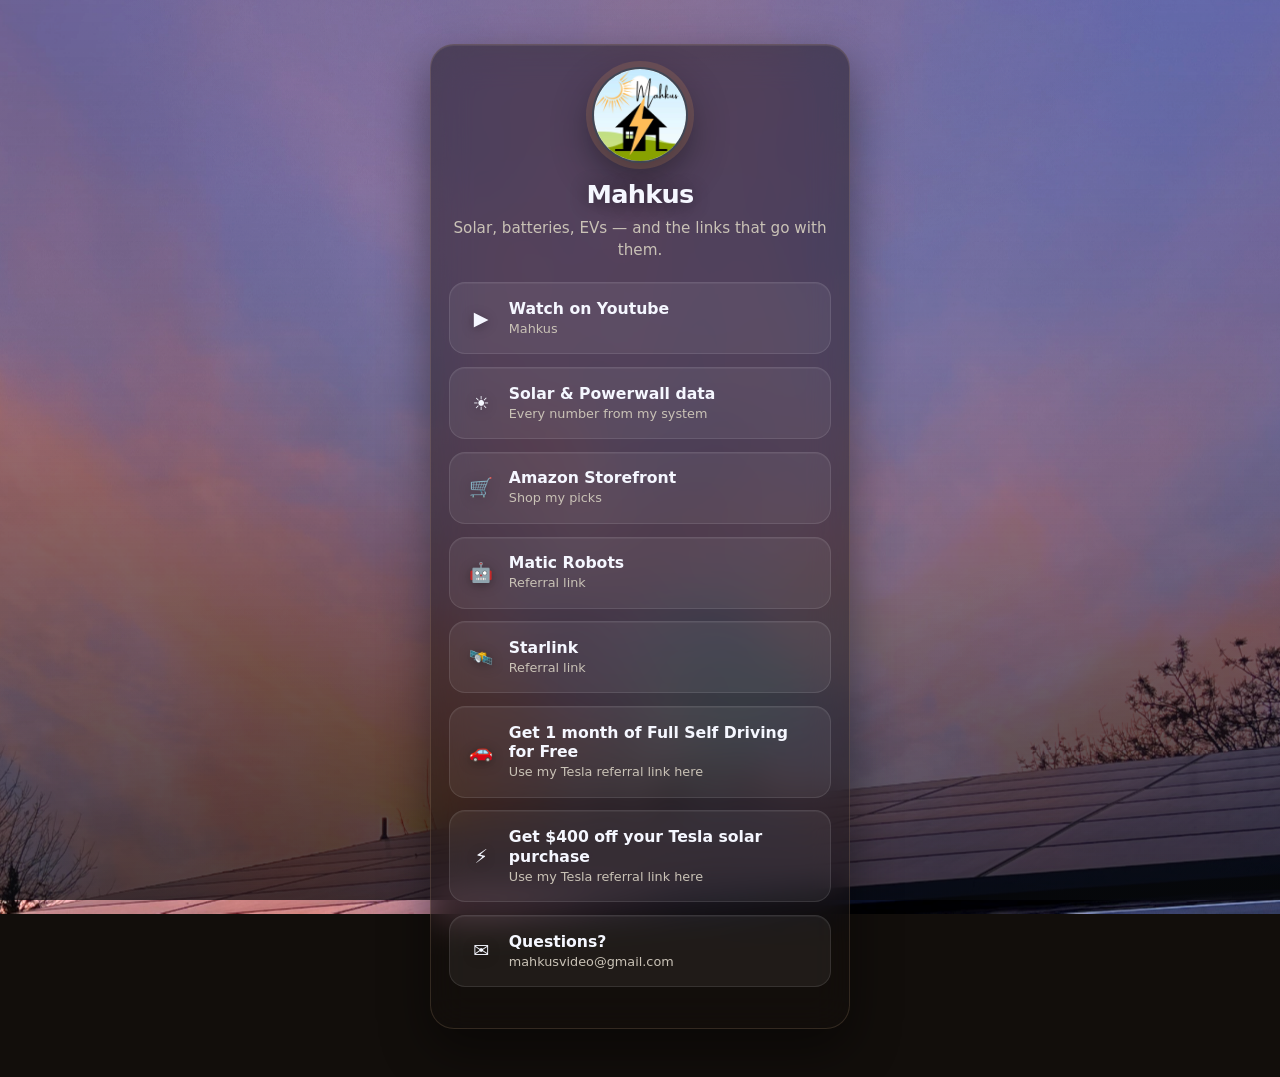
<file: index.html>
<!DOCTYPE html>
<html lang="en">
<head>
  <meta charset="UTF-8" />
  <meta name="viewport" content="width=device-width, initial-scale=1" />
  <title>Mahkus — Links</title>
  <meta name="description" content="All of Mahkus's links in one place." />
  <meta property="og:title" content="Mahkus — Links" />
  <meta property="og:description" content="Referrals, YouTube, and more." />
  <meta property="og:type" content="website" />
  <link rel="icon" href="data:image/svg+xml,%3Csvg xmlns='http://www.w3.org/2000/svg' viewBox='0 0 100 100'%3E%3Ccircle cx='50' cy='50' r='48' fill='%23111827'/%3E%3Ctext x='50' y='68' text-anchor='middle' font-size='52'%3E🔗%3C/text%3E%3C/svg%3E" />
  <style>
    :root {
      color-scheme: dark;
      --text: #f5f7ff;
      --muted: #c9c2b6;
      --accent: #f0a35a;
    }

    * { box-sizing: border-box; }

    html, body {
      margin: 0;
      min-height: 100%;
      color: var(--text);
      font-family: ui-sans-serif, system-ui, -apple-system, Segoe UI, Roboto, Helvetica, Arial, sans-serif;
      -webkit-font-smoothing: antialiased;
    }

    body {
      position: relative;
      isolation: isolate;
      min-height: 100vh;
      background: #120e0b;
    }

    body::before {
      content: "";
      position: fixed;
      inset: 0;
      z-index: -2;
      background: url("bg.jpg") center / cover no-repeat;
      transform: scale(1.03);
      filter: saturate(1.08) contrast(1.04) brightness(1.08);
    }

    body::after {
      content: "";
      position: fixed;
      inset: 0;
      z-index: -1;
      /* Lighter warm sunset wash — keep readable but brighter */
      background:
        linear-gradient(180deg, rgba(18, 12, 8, 0.22) 0%, rgba(12, 14, 18, 0.38) 40%, rgba(8, 10, 14, 0.72) 100%),
        radial-gradient(900px 520px at 50% 0%, rgba(255, 150, 70, 0.16), transparent 58%),
        radial-gradient(700px 420px at 20% 90%, rgba(255, 110, 50, 0.08), transparent 55%),
        radial-gradient(600px 380px at 90% 80%, rgba(70, 110, 160, 0.08), transparent 50%);
    }

    @media (prefers-reduced-motion: reduce) {
      *, *::before, *::after {
        animation: none !important;
        transition: none !important;
      }
    }

    .wrap {
      width: min(420px, calc(100% - 2rem));
      margin: 0 auto;
      padding: 2.75rem 0 3rem;
    }

    .panel {
      padding: 1.35rem 1.15rem 1.25rem;
      border-radius: 24px;
      background: rgba(20, 16, 14, 0.48);
      border: 1px solid rgba(255, 210, 160, 0.14);
      box-shadow:
        0 20px 50px rgba(0, 0, 0, 0.45),
        inset 0 1px 0 rgba(255, 220, 180, 0.08);
      backdrop-filter: blur(18px) saturate(130%);
      -webkit-backdrop-filter: blur(18px) saturate(130%);
    }

    header {
      text-align: center;
      margin-bottom: 1.35rem;
    }

    .avatar {
      width: 96px;
      height: 96px;
      margin: 0 auto 1rem;
      border-radius: 50%;
      overflow: hidden;
      border: 2px solid rgba(255, 255, 255, 0.18);
      box-shadow:
        0 0 0 6px rgba(240, 163, 90, 0.16),
        0 16px 40px rgba(0, 0, 0, 0.45);
      background: #161d2e;
    }

    .avatar img {
      width: 100%;
      height: 100%;
      object-fit: cover;
      display: block;
    }

    h1 {
      margin: 0;
      font-size: 1.6rem;
      font-weight: 750;
      letter-spacing: -0.03em;
      text-shadow: 0 2px 18px rgba(0, 0, 0, 0.45);
    }

    .bio {
      margin: 0.5rem 0 0;
      color: var(--muted);
      font-size: 0.95rem;
      line-height: 1.45;
    }

    .links {
      display: grid;
      gap: 0.8rem;
    }

    a.link {
      display: flex;
      align-items: center;
      gap: 0.85rem;
      padding: 0.98rem 1.05rem;
      border-radius: 16px;
      background: rgba(255, 255, 255, 0.06);
      color: var(--text);
      text-decoration: none;
      border: 1px solid rgba(255, 255, 255, 0.1);
      box-shadow: inset 0 1px 0 rgba(255, 255, 255, 0.05);
      transition: background 0.18s ease, transform 0.18s ease, border-color 0.18s ease, box-shadow 0.18s ease;
    }

    a.link:hover {
      background: rgba(240, 163, 90, 0.12);
      border-color: rgba(240, 163, 90, 0.42);
      transform: translateY(-2px);
      box-shadow:
        0 10px 28px rgba(0, 0, 0, 0.35),
        0 0 0 3px rgba(240, 163, 90, 0.16);
    }

    a.link:active { transform: translateY(0); }

    a.link:focus-visible {
      outline: none;
      box-shadow: 0 0 0 3px rgba(240, 163, 90, 0.35);
    }

    .emoji {
      width: 1.75rem;
      text-align: center;
      font-size: 1.2rem;
      flex-shrink: 0;
      filter: drop-shadow(0 2px 6px rgba(0,0,0,0.35));
    }

    .copy { min-width: 0; }

    .label {
      display: block;
      font-weight: 650;
      font-size: 0.98rem;
      line-height: 1.25;
    }

    .sub {
      display: block;
      margin-top: 0.15rem;
      color: var(--muted);
      font-size: 0.8rem;
      line-height: 1.3;
    }

    footer {
      margin-top: 1.35rem;
      text-align: center;
      color: rgba(201, 194, 182, 0.85);
      font-size: 0.75rem;
    }
  </style>
</head>
<body>
  <main class="wrap">
    <div class="panel">
      <header>
        <div class="avatar"><img src="avatar.jpg" alt="Mahkus" width="96" height="96" /></div>
        <h1>Mahkus</h1>
        <p class="bio">Solar, batteries, EVs — and the links that go with them.</p>
      </header>

      <!-- Edit this list: label, url, emoji, optional subtitle -->
      <nav class="links" id="links" aria-label="Links"></nav>

      <footer></footer>
    </div>
  </main>

  <script>
    // ===== EDIT YOUR LINKS HERE =====
    const PROFILE = {
      name: "Mahkus",
      bio: "Solar, batteries, EVs — and the links that go with them.",
      avatar: "avatar.jpg",
    };

    const LINKS = [
      {
        label: "Watch on Youtube",
        subtitle: "Mahkus",
        slug: "youtube",
        url: "https://youtube.com/@themahkus",
        emoji: "▶️",
      },
      {
        label: "Solar & Powerwall data",
        subtitle: "Every number from my system",
        slug: "solar",
        url: "/solar/",
        emoji: "☀️",
      },
      {
        label: "Amazon Storefront",
        subtitle: "Shop my picks",
        slug: "amazon",
        url: "https://www.amazon.com/shop/mahkusg",
        emoji: "🛒",
      },
      {
        label: "Matic Robots",
        subtitle: "Referral link",
        slug: "matic",
        url: "http://referrals.maticrobots.com/maticrobots/u/mahkus11?sub=maticrobots",
        emoji: "🤖",
      },
      {
        label: "Starlink",
        subtitle: "Referral link",
        slug: "starlink",
        url: "https://starlink.com/?referral=RC-3867860-40768-78",
        emoji: "🛰️",
      },
      {
        label: "Get 1 month of Full Self Driving for Free",
        subtitle: "Use my Tesla referral link here",
        slug: "tesla",
        url: "https://tesla.com/get-app/referral?code=kimberly23427",
        emoji: "🚗",
      },
      {
        label: "Get $400 off your Tesla solar purchase",
        subtitle: "Use my Tesla referral link here",
        slug: "tesla-solar",
        url: "https://ts.la/mark51041",
        emoji: "⚡",
      },
      {
        label: "Questions?",
        subtitle: "mahkusvideo@gmail.com",
        slug: "email",
        url: "mailto:mahkusvideo@gmail.com",
        emoji: "✉️",
      },
    ];
    // ===== END CONFIG =====

    document.querySelector("h1").textContent = PROFILE.name;
    document.querySelector(".bio").textContent = PROFILE.bio;
    const avatarImg = document.querySelector(".avatar img");
    if (avatarImg && PROFILE.avatar) {
      avatarImg.src = PROFILE.avatar;
      avatarImg.alt = PROFILE.name;
    }
    document.title = PROFILE.name + " — Links";

    const nav = document.getElementById("links");
    for (const item of LINKS) {
      const a = document.createElement("a");
      a.className = "link";
      // Hop through /r/<slug>/ so Cloudflare can count each button as a page view
      a.href = item.slug ? ("/r/" + item.slug + "/") : item.url;
      if (!item.url.startsWith("mailto:")) {
        a.target = "_blank";
        a.rel = "noopener noreferrer";
      }
      a.innerHTML =
        '<span class="emoji" aria-hidden="true">' + (item.emoji || "🔗") + "</span>" +
        '<span class="copy"><span class="label"></span>' +
        (item.subtitle ? '<span class="sub"></span>' : "") +
        "</span>";
      a.querySelector(".label").textContent = item.label;
      const sub = a.querySelector(".sub");
      if (sub) sub.textContent = item.subtitle;
      nav.appendChild(a);
    }
  </script>
  <script src="/analytics-token.js"></script>
  <script>
    (function () {
      var token = window.CF_WEB_ANALYTICS_TOKEN;
      if (!token) return;
      var s = document.createElement("script");
      s.type = "module";
      s.src = "https://static.cloudflareinsights.com/beacon.min.js";
      s.setAttribute("data-cf-beacon", JSON.stringify({ token: token }));
      document.head.appendChild(s);
    })();
  </script>
</body>
</html>
</file>
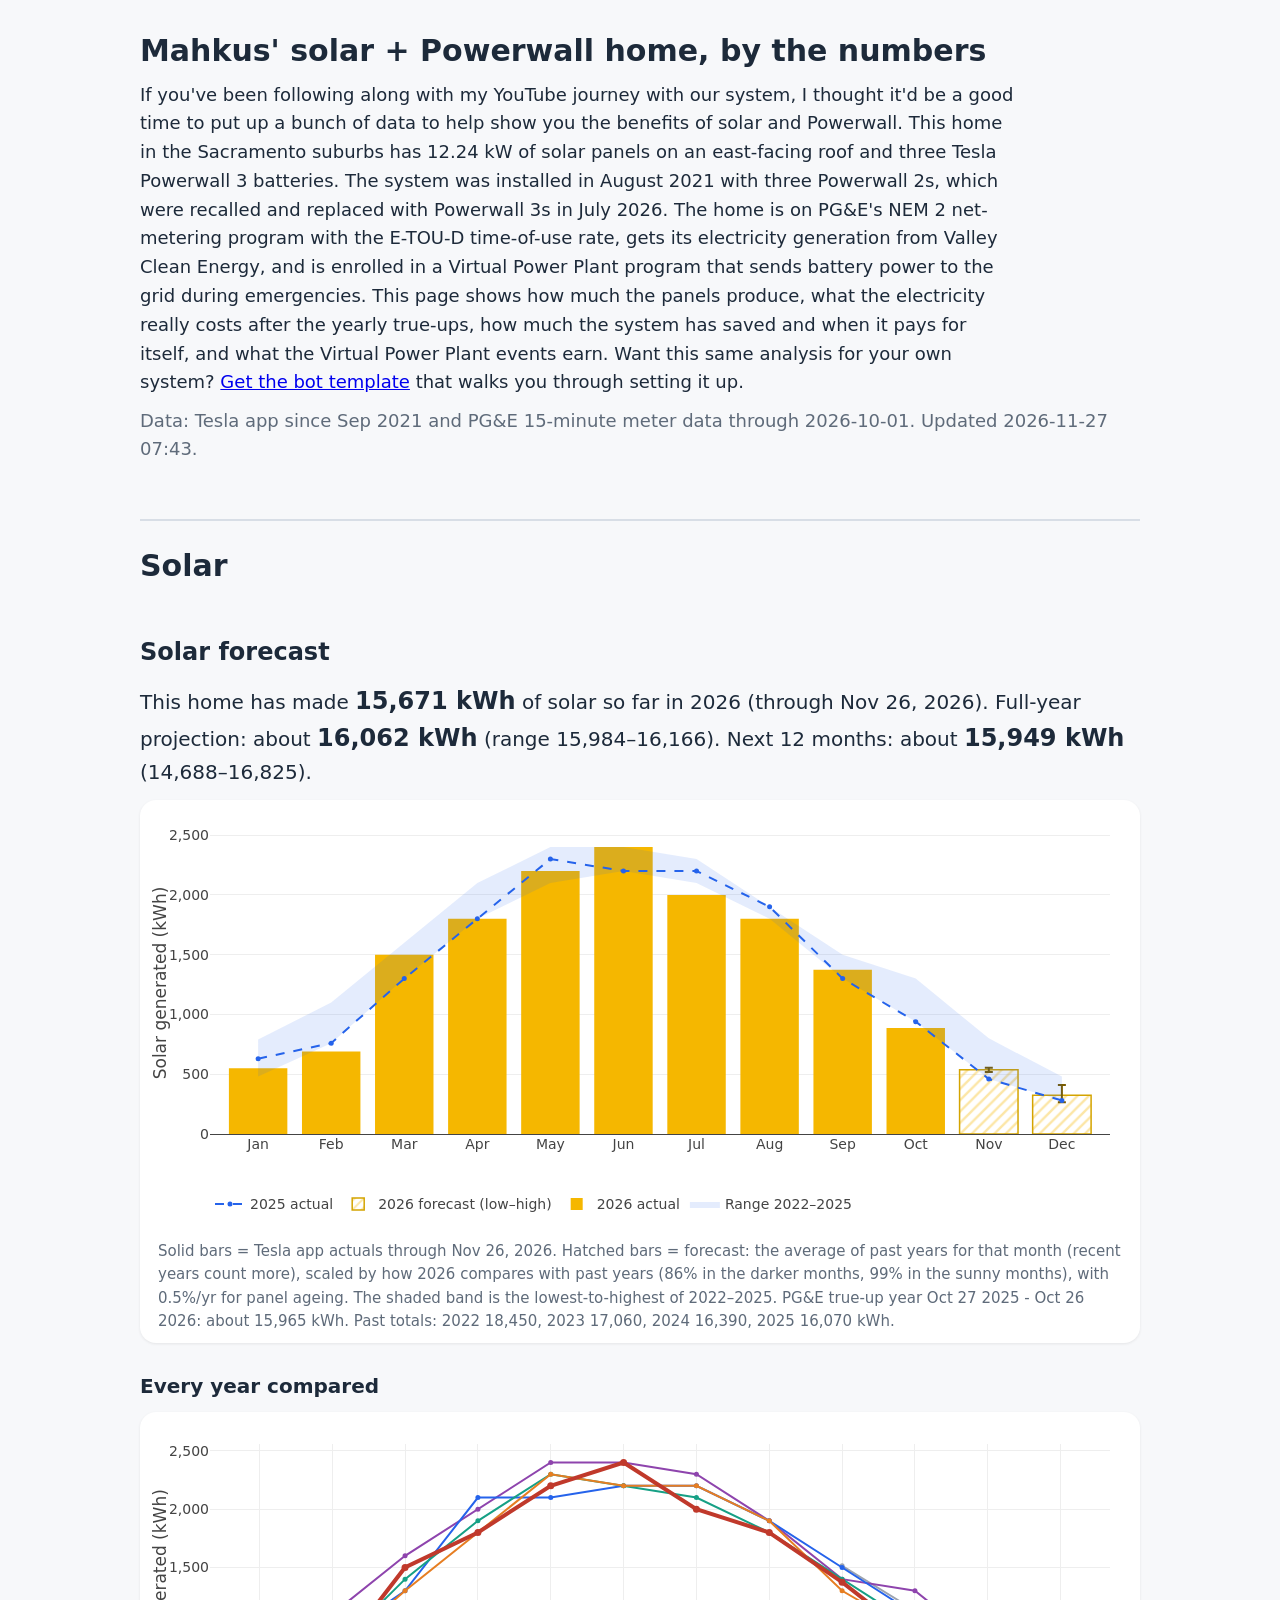
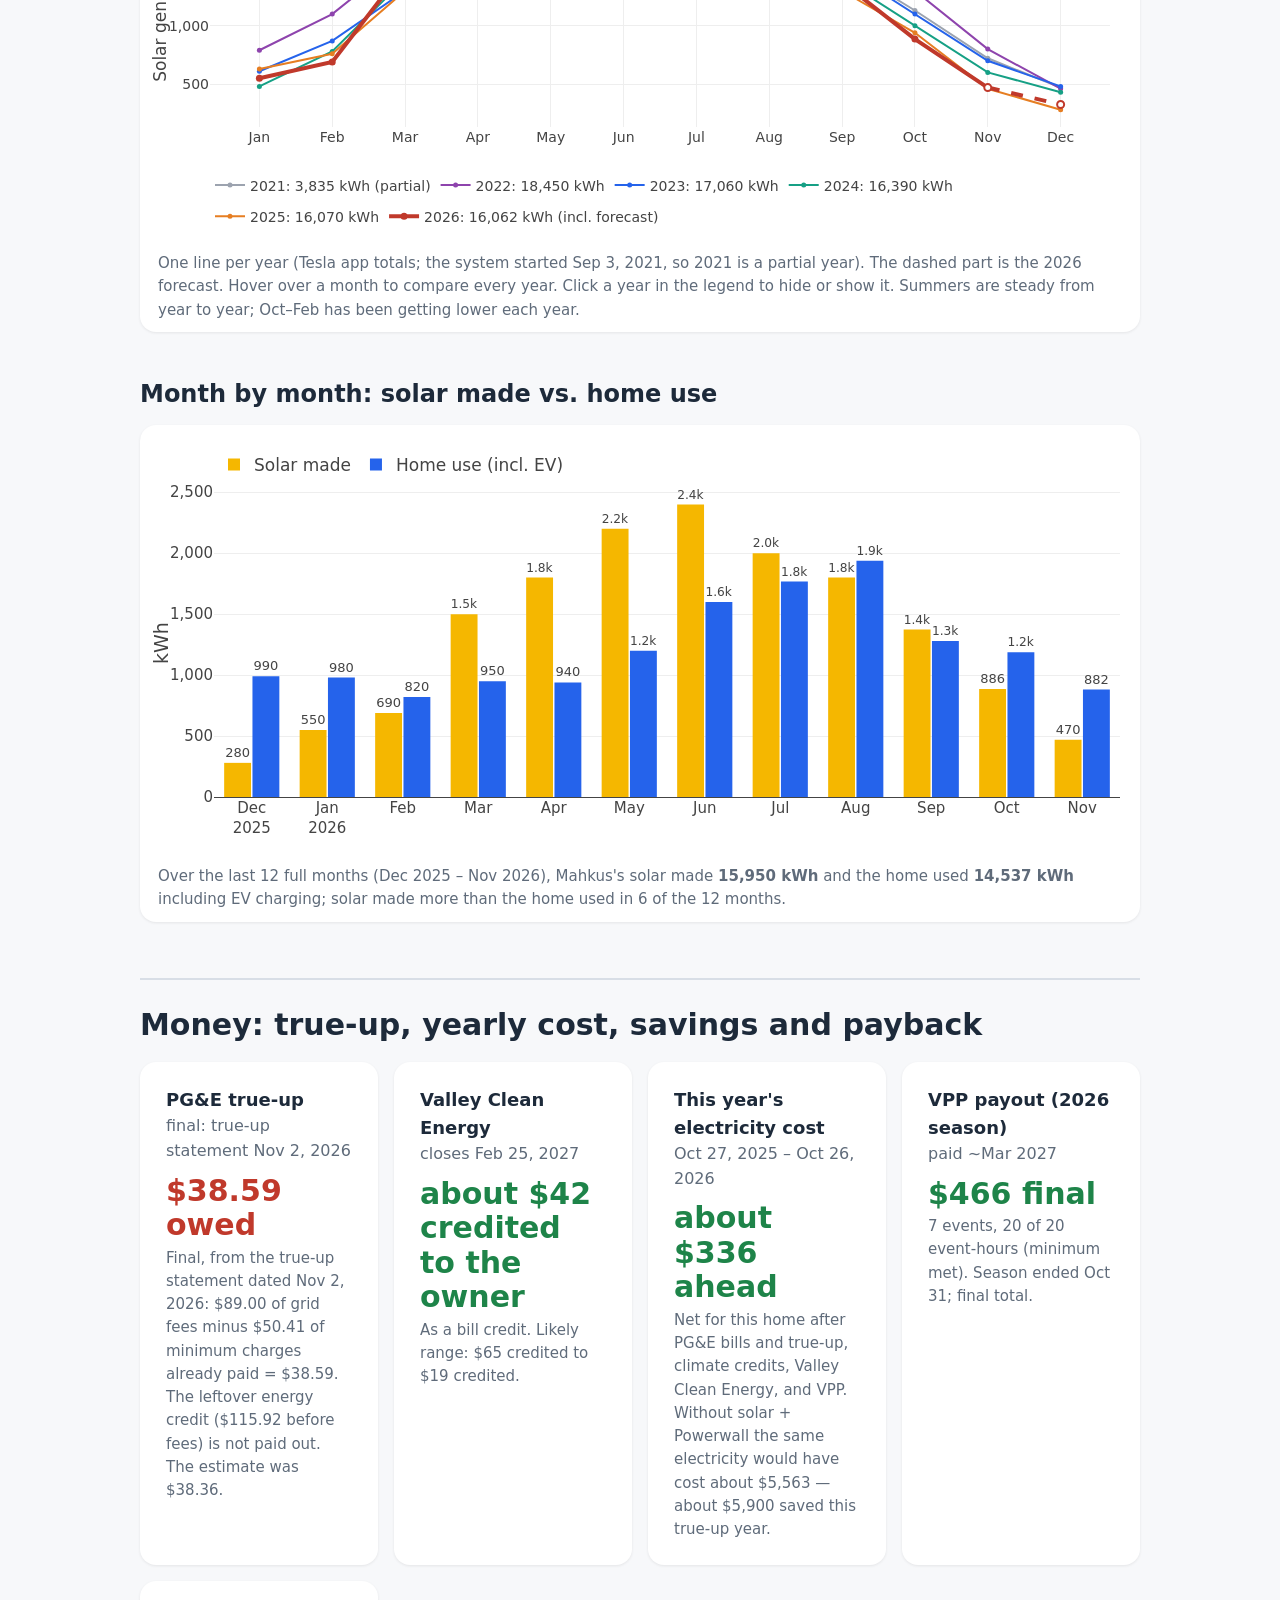
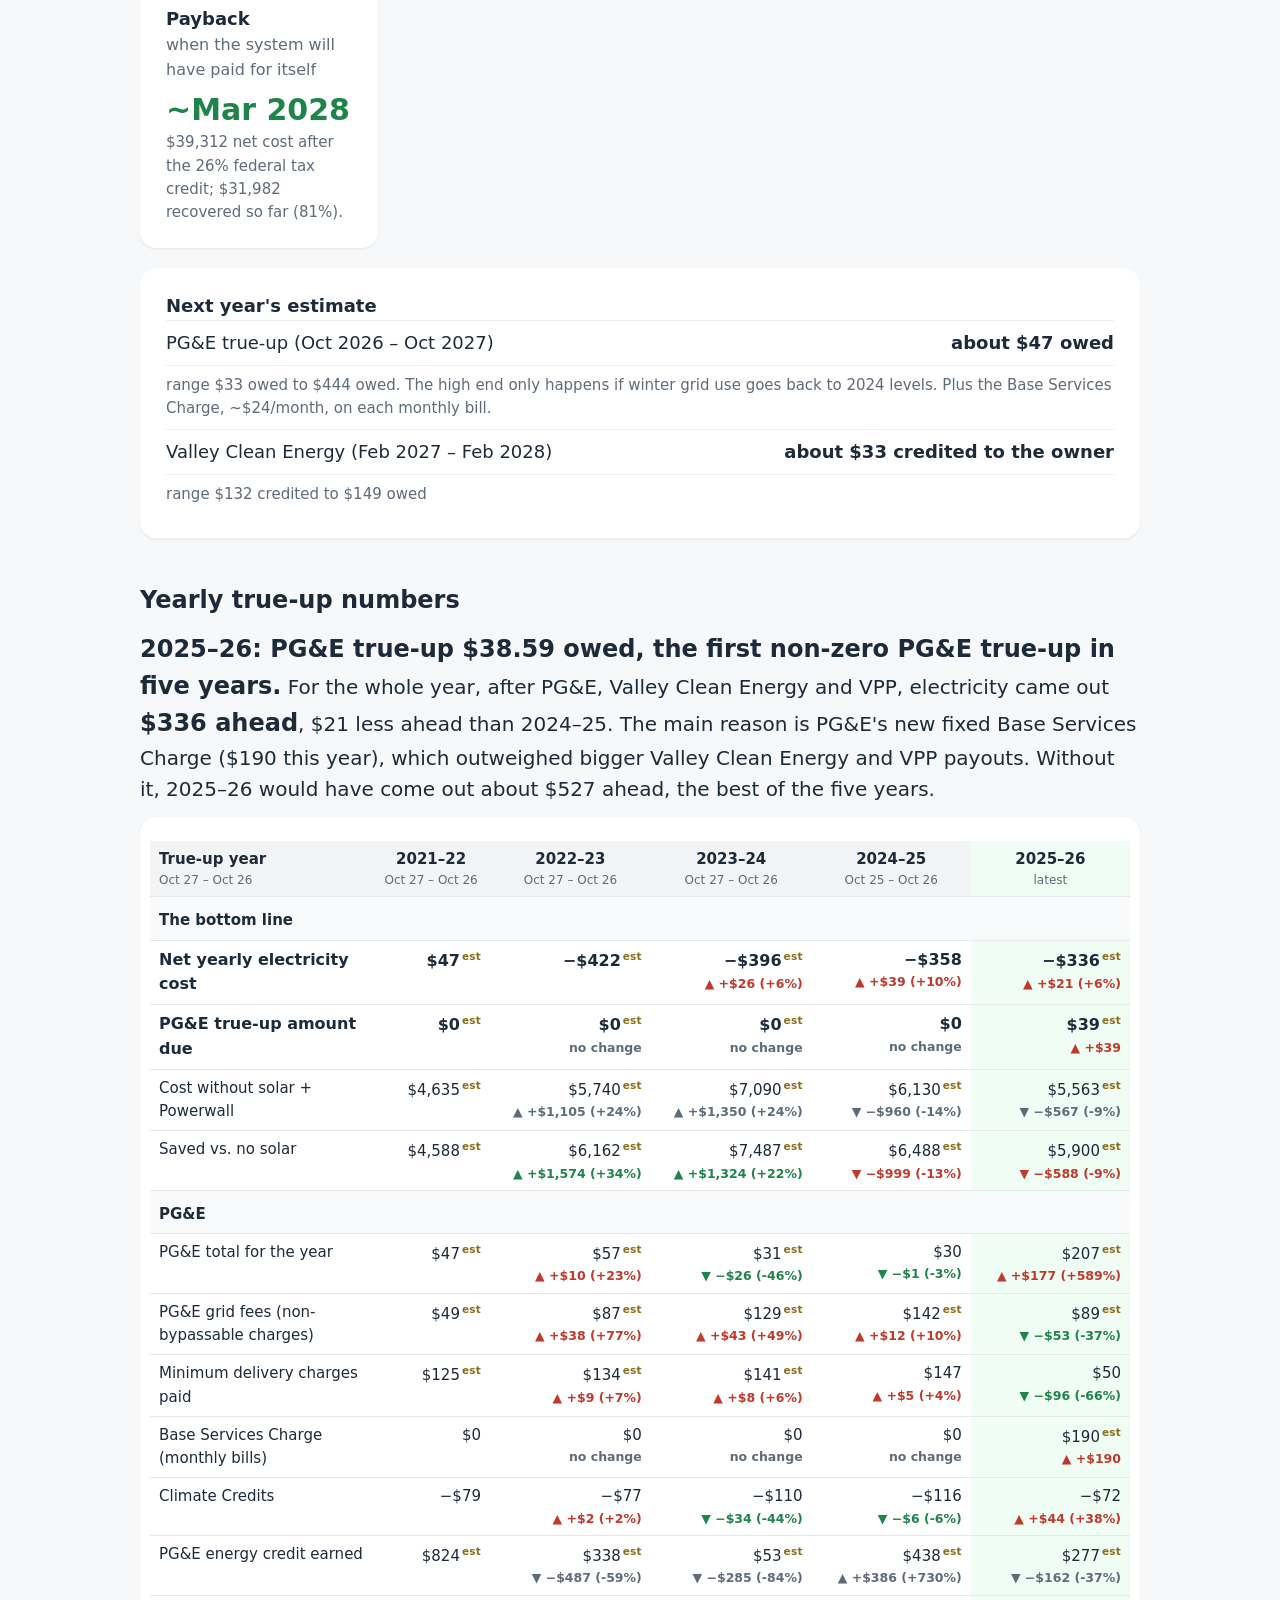
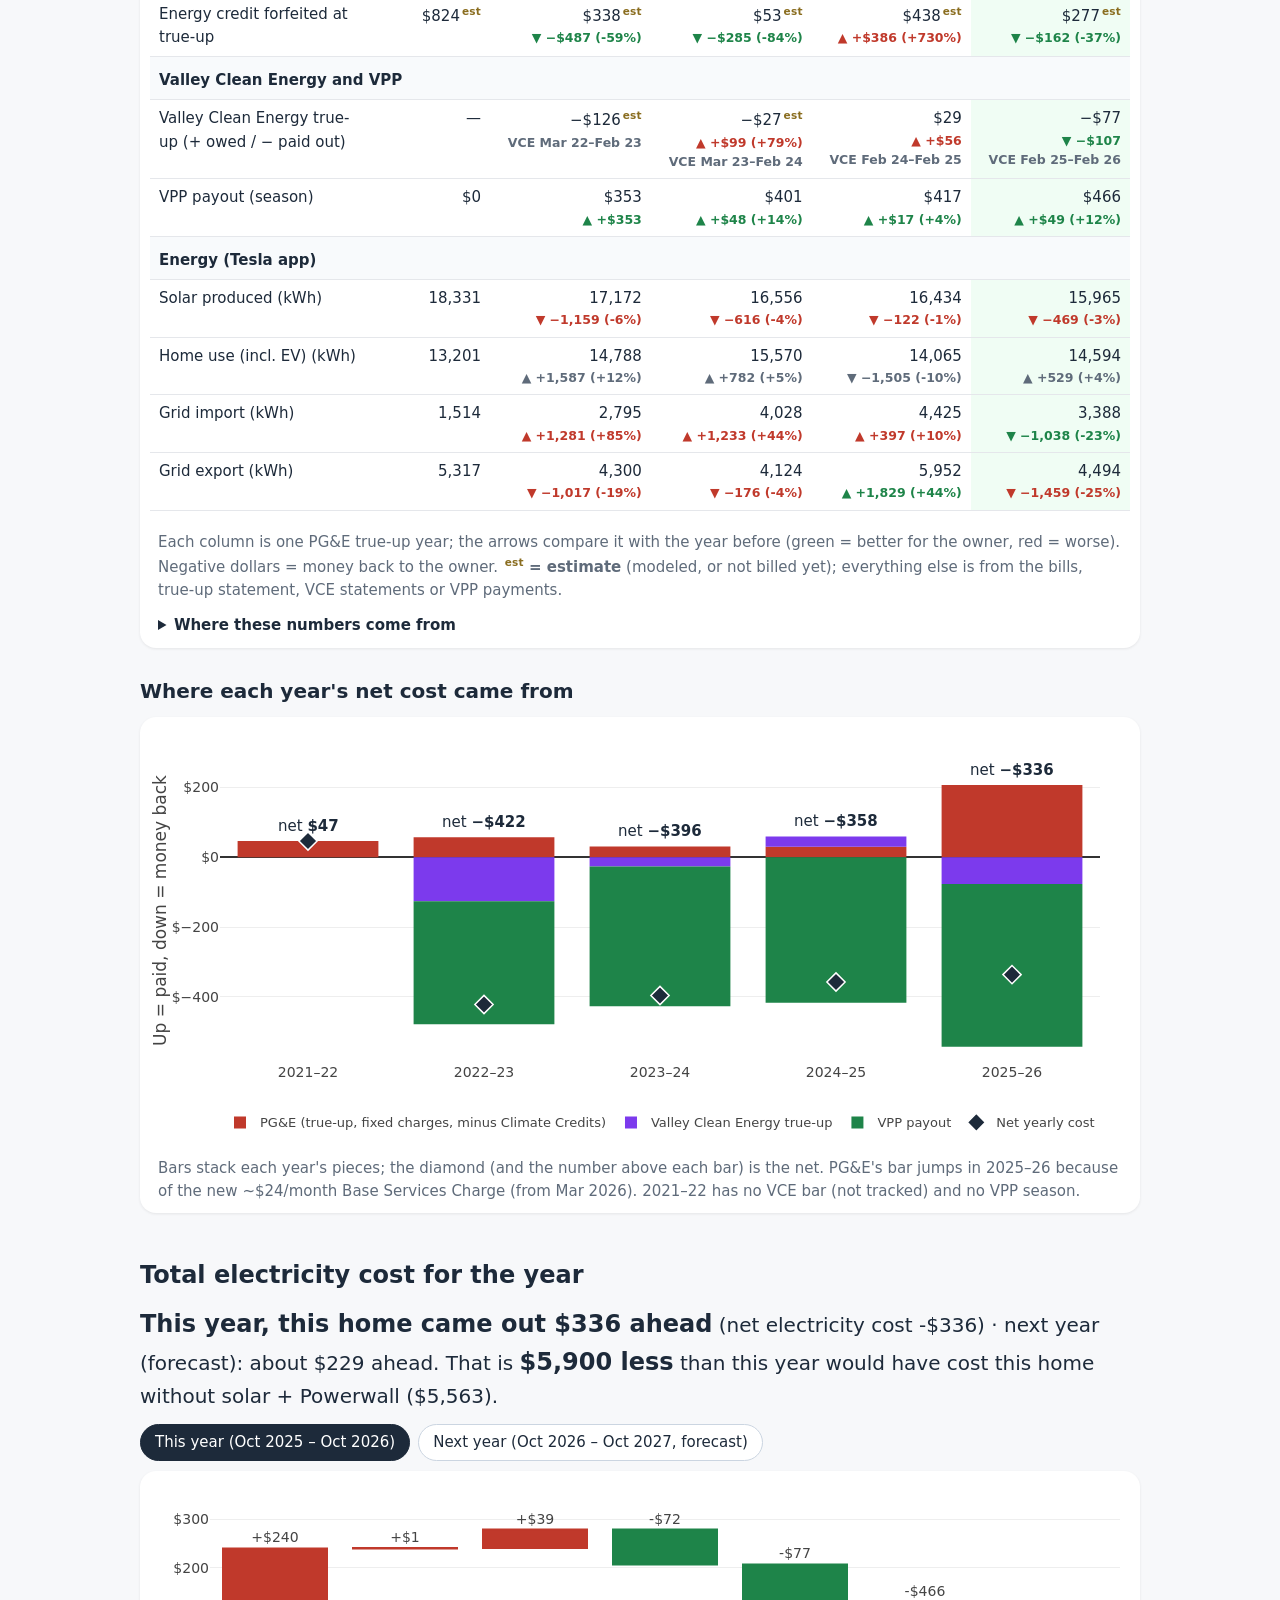
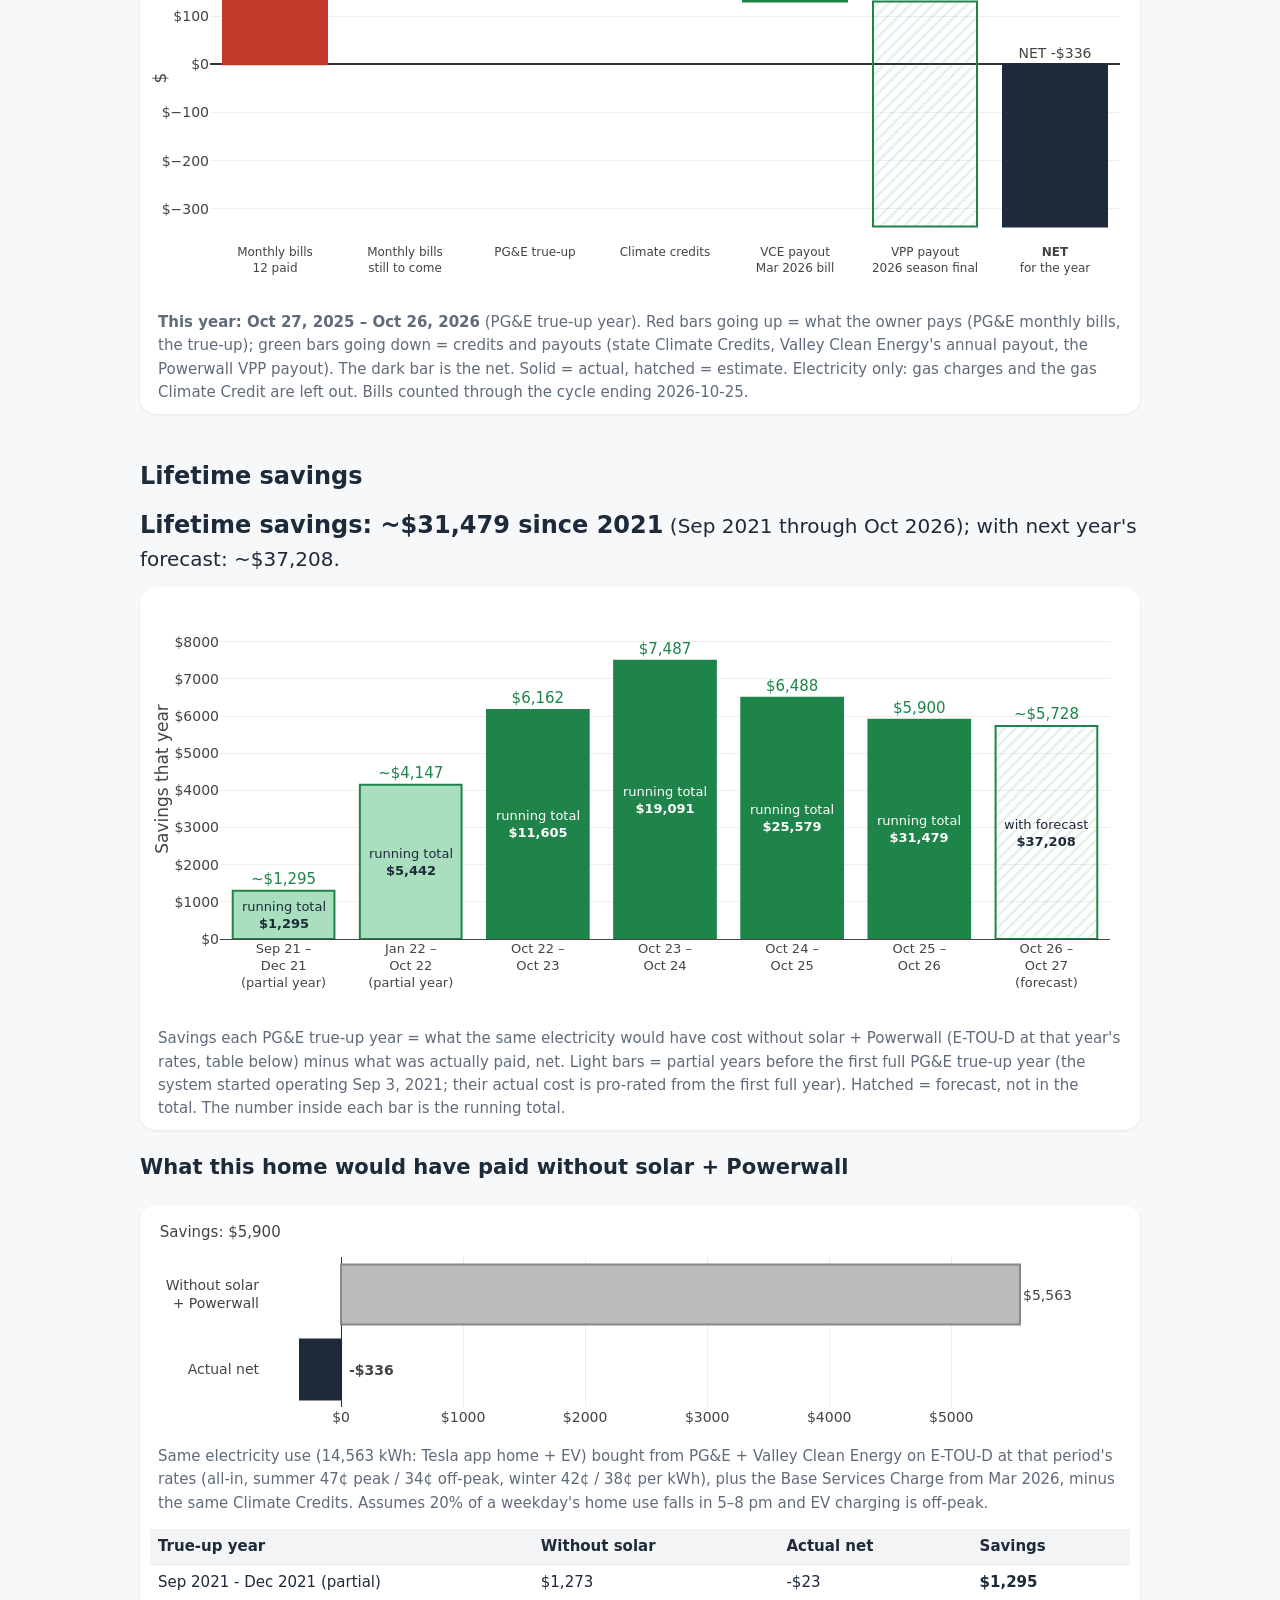
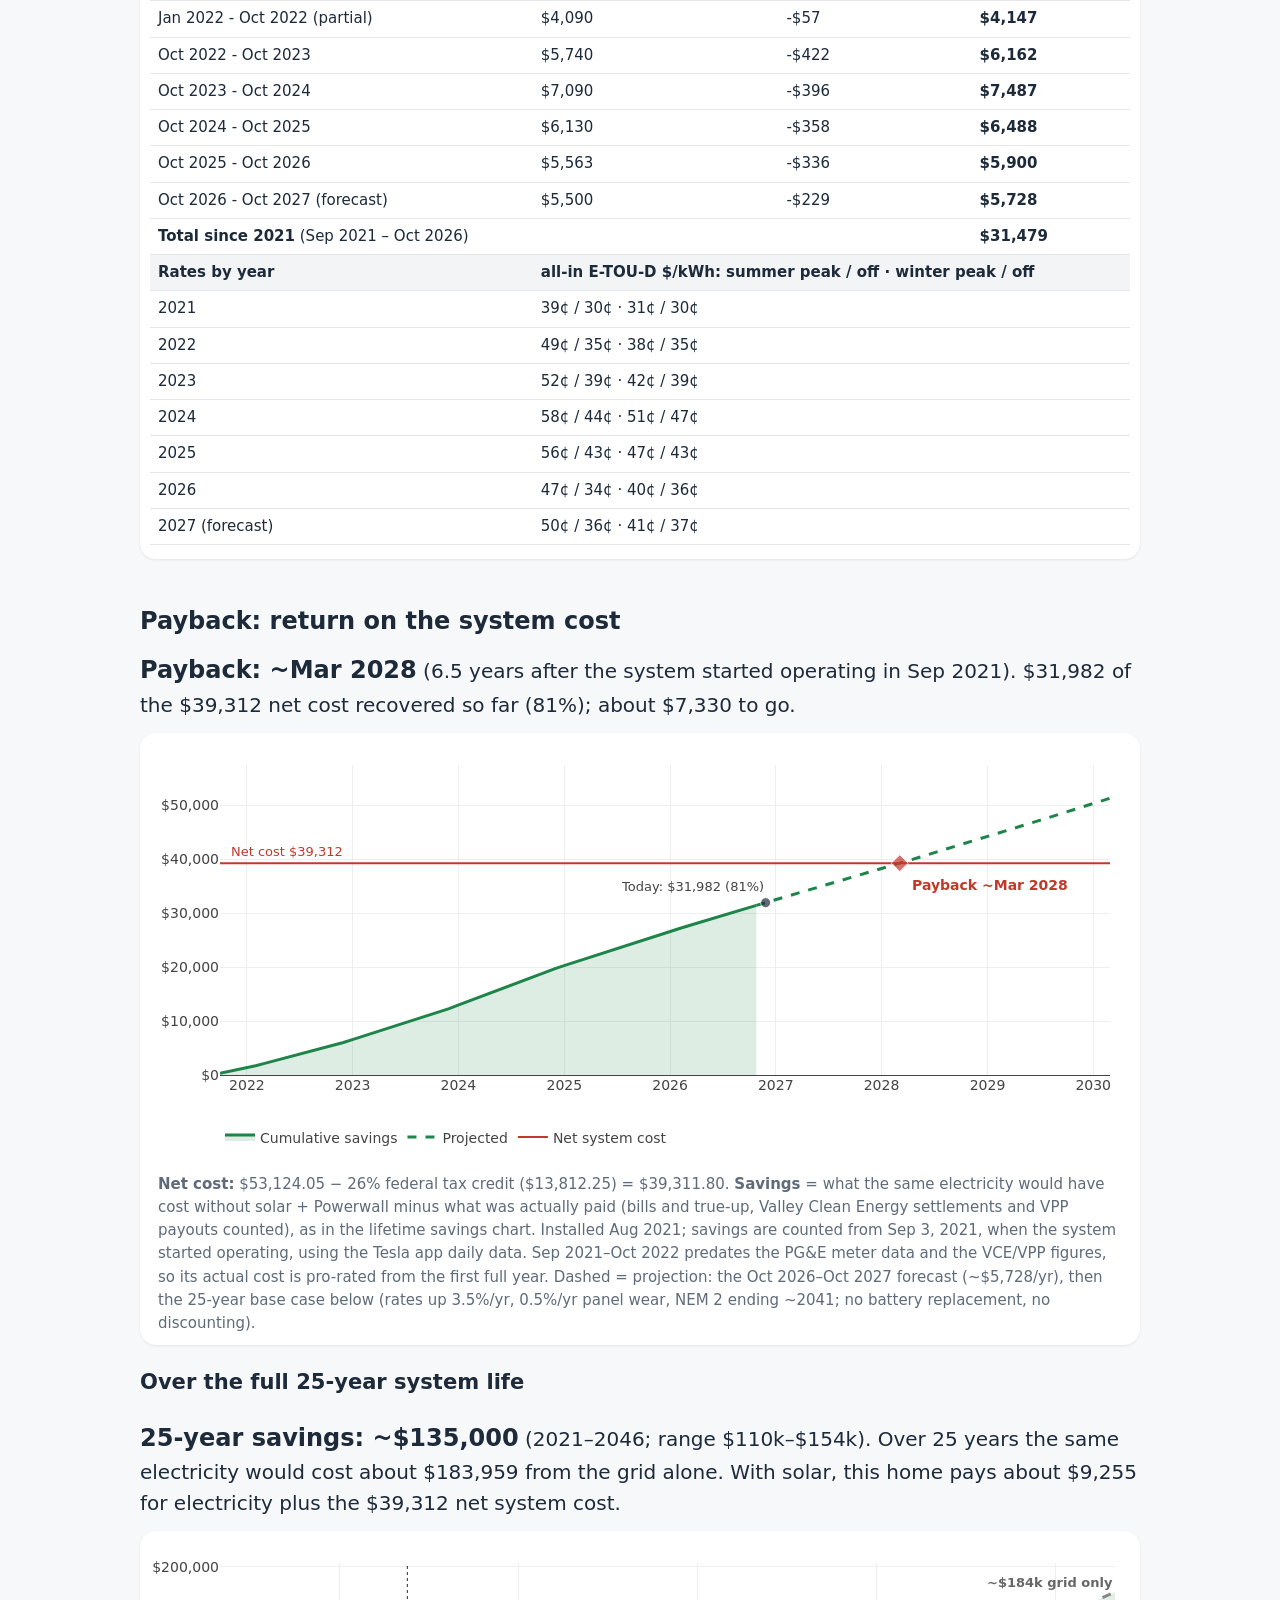
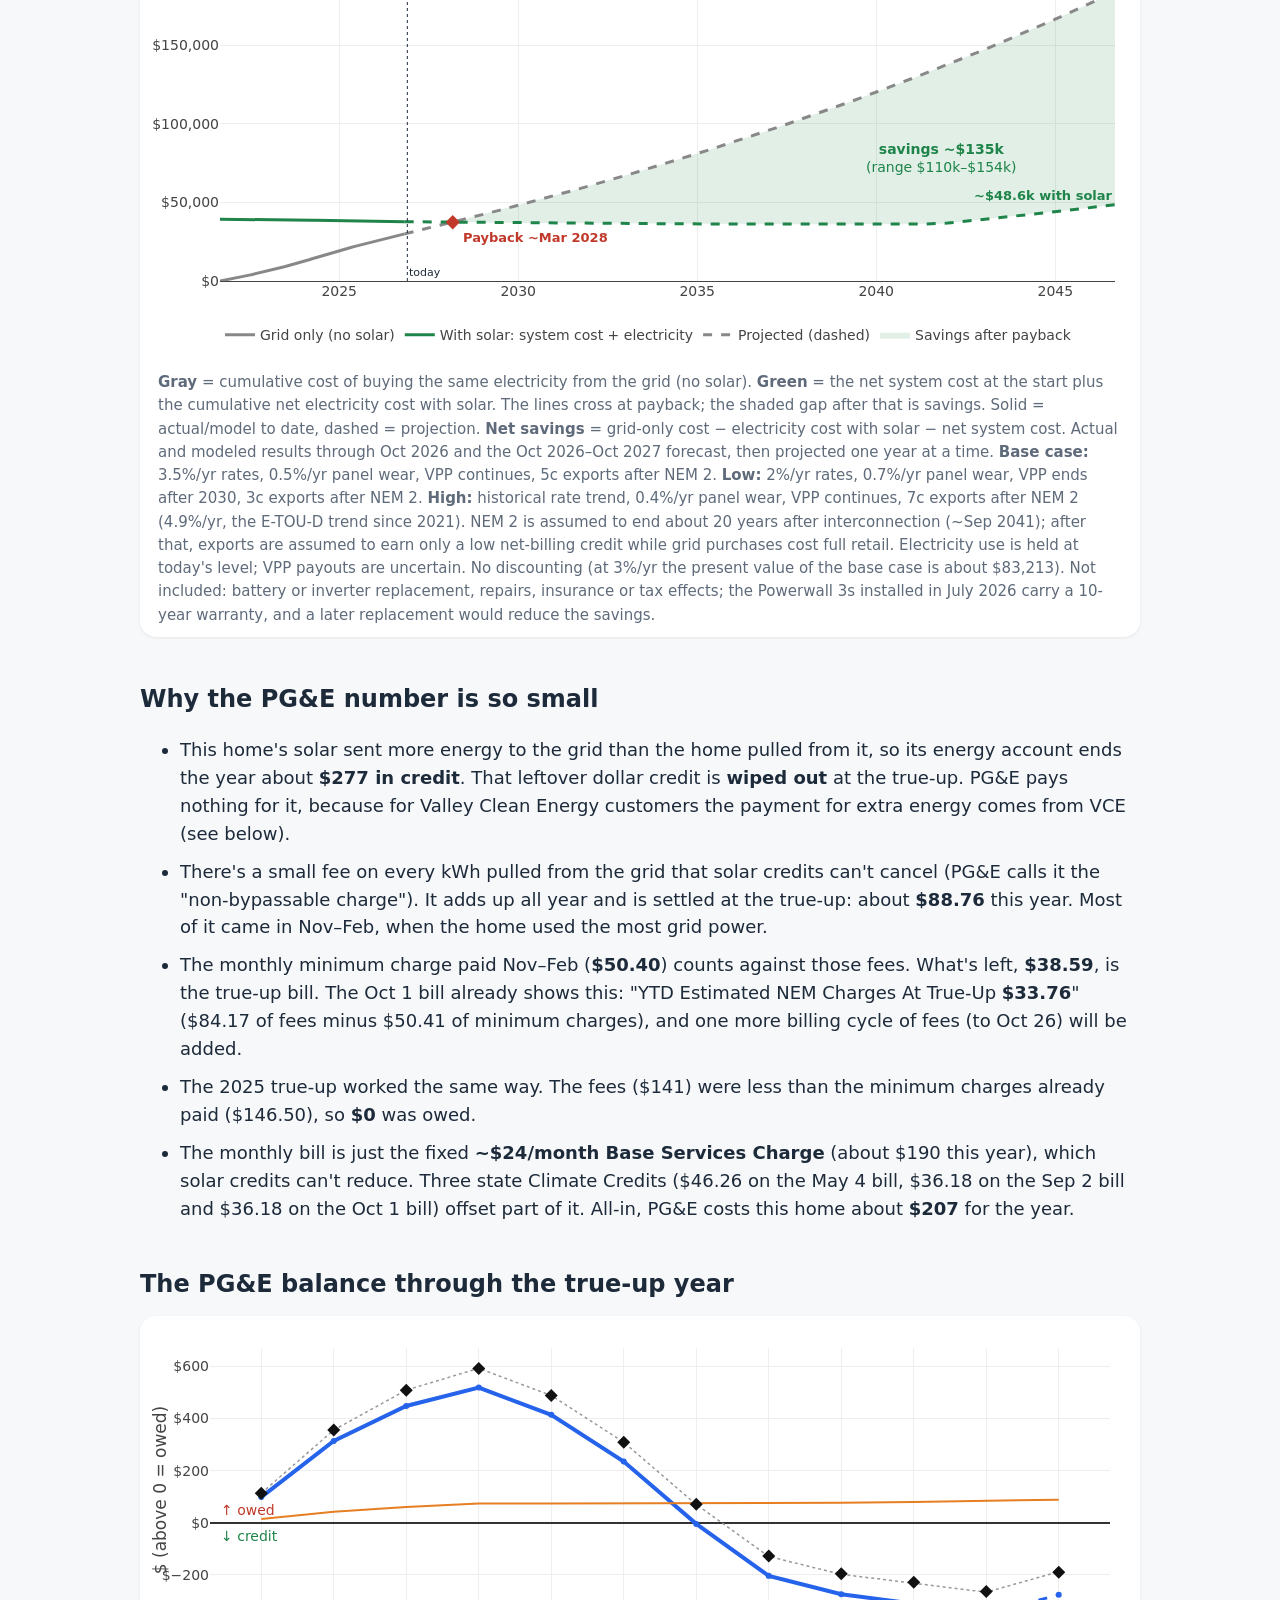
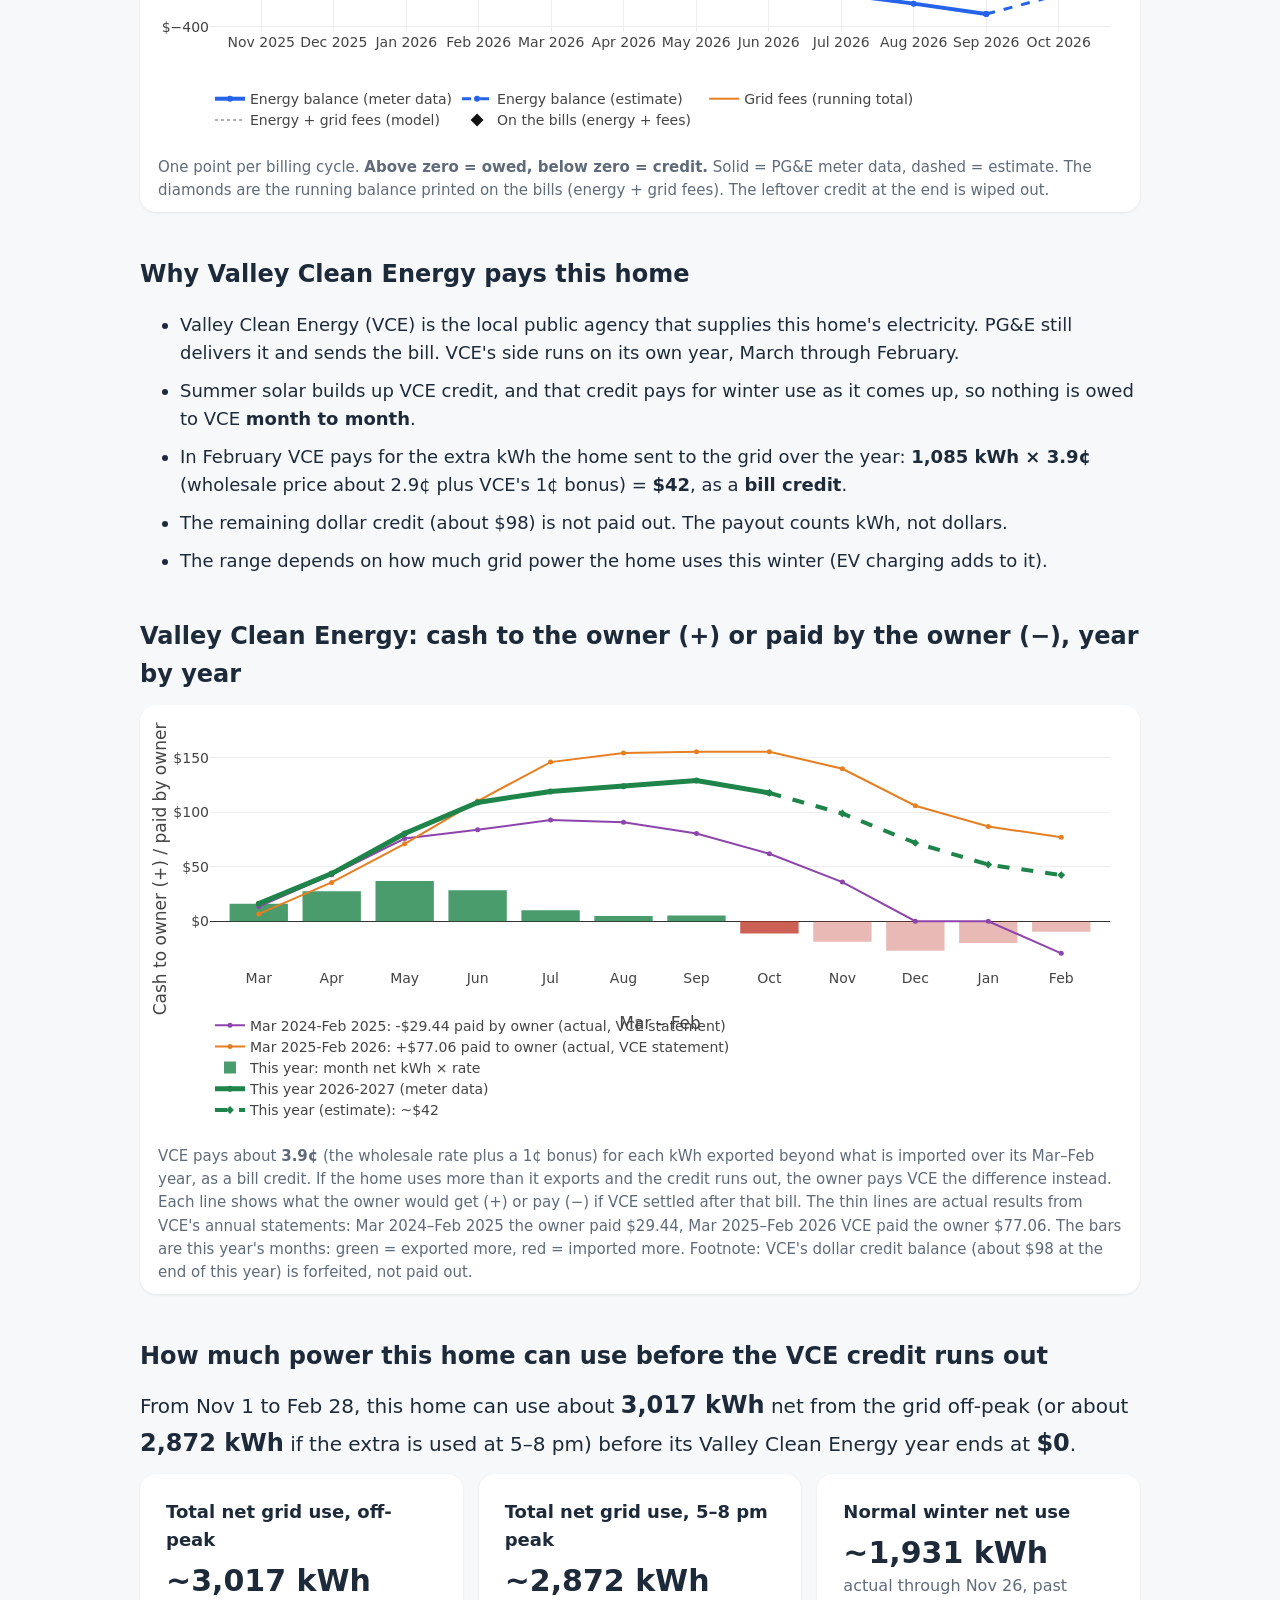
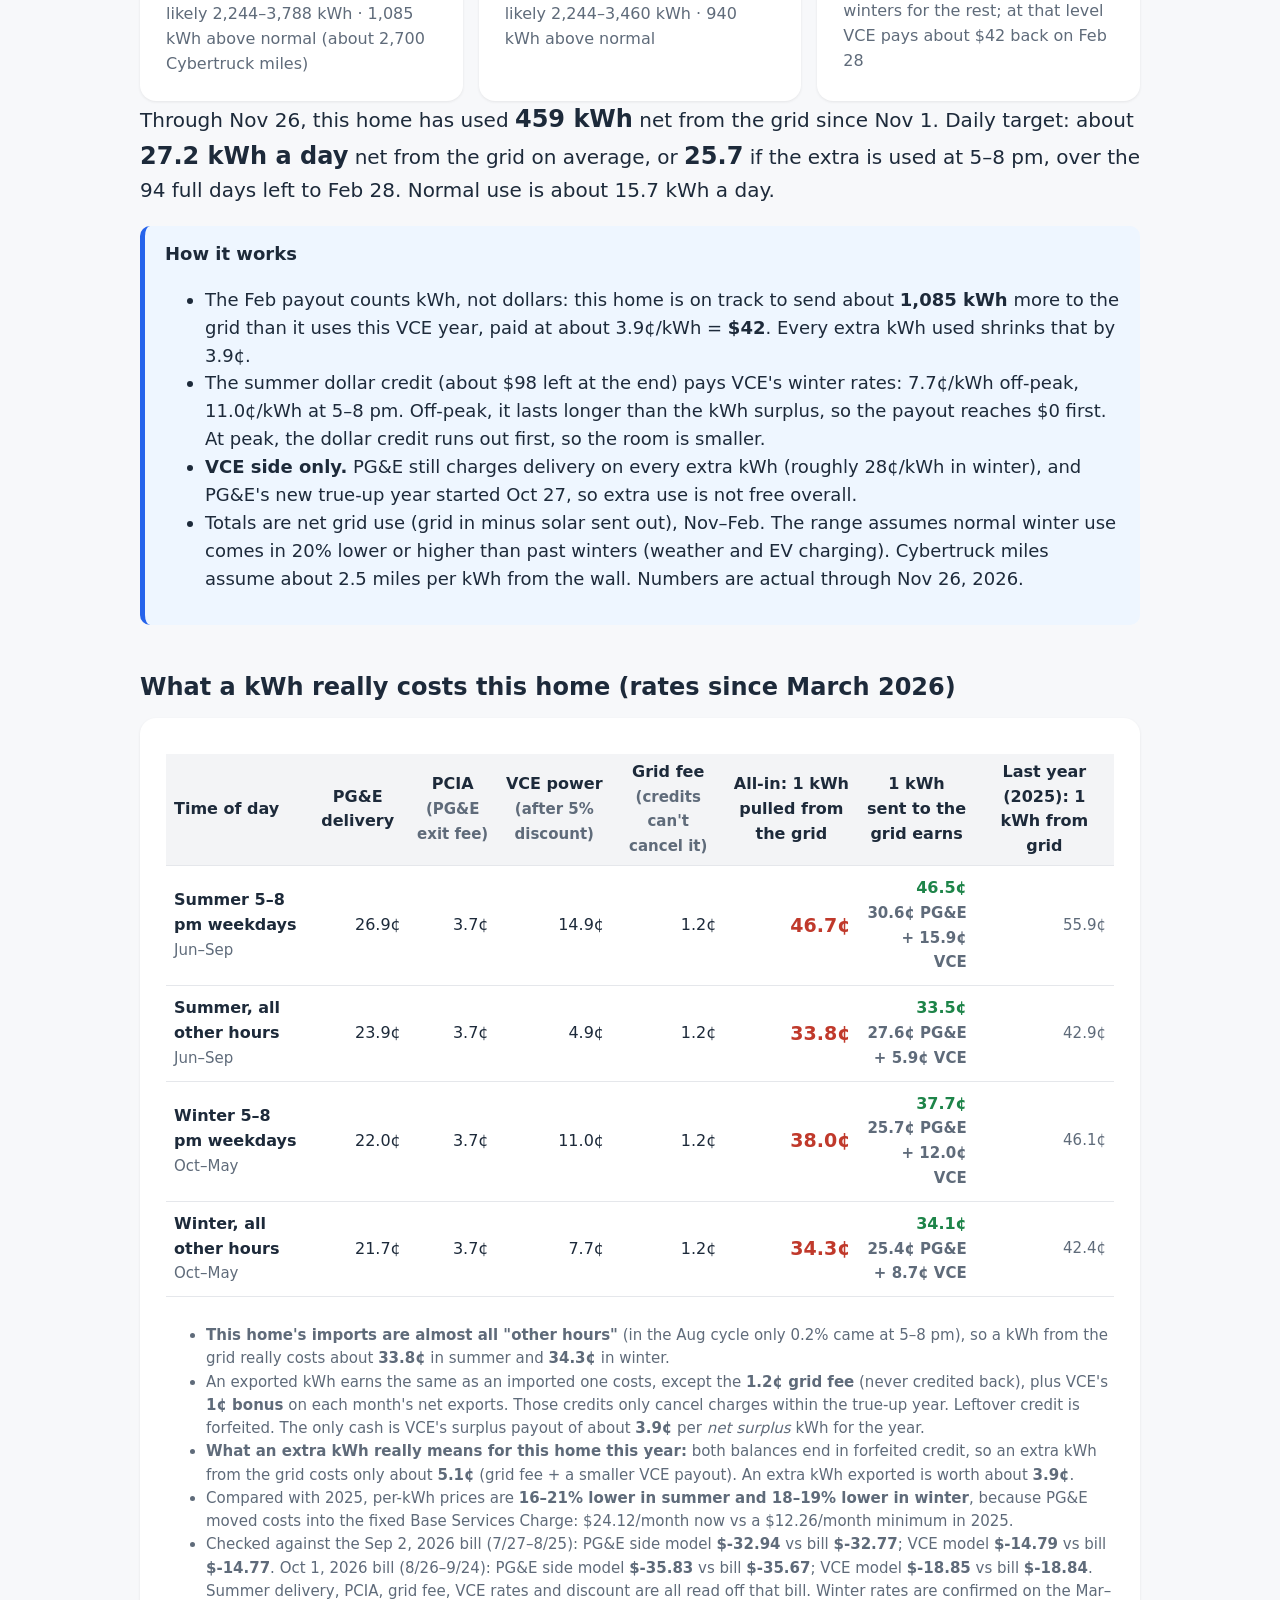
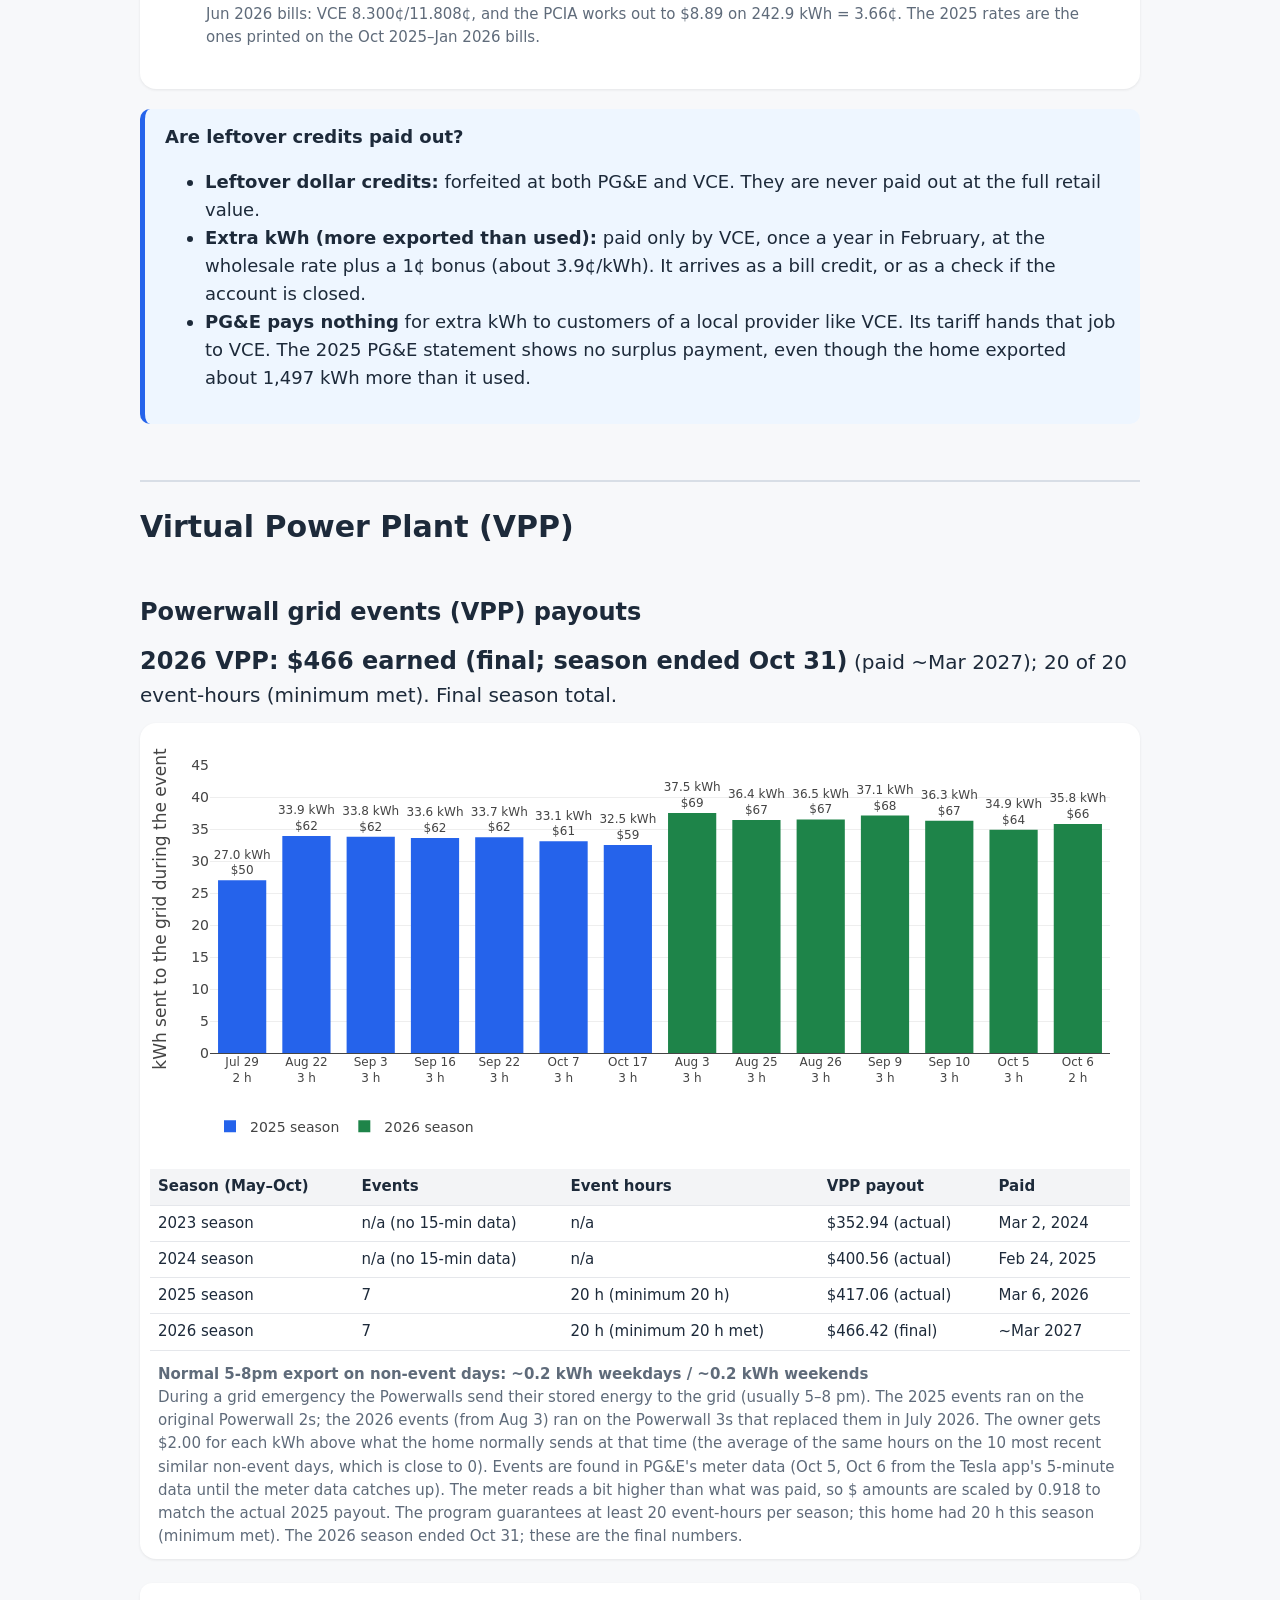
<file: solar/index.html>
<!doctype html>
<html lang="en">
<head>
<meta charset="utf-8">
<meta name="viewport" content="width=device-width, initial-scale=1">
<title>Mahkus' Solar &amp; Powerwalls - all the data you've been looking for</title>
<meta name="description" content="12.24 kW of solar and three Tesla Powerwalls near Sacramento: real production, true-up costs, lifetime savings, payback and Virtual Power Plant payouts, all from the actual data.">
<meta property="og:type" content="website">
<meta property="og:title" content="Mahkus' Solar &amp; Powerwalls - all the data you've been looking for">
<meta property="og:description" content="12.24 kW of solar and three Tesla Powerwalls near Sacramento: real production, true-up costs, lifetime savings, payback and Virtual Power Plant payouts, all from the actual data.">
<meta property="og:image" content="https://mahkusg.github.io/solar/assets/og_image.png">
<meta property="og:image:width" content="1320">
<meta property="og:image:height" content="704">
<meta property="og:url" content="https://mahkusg.github.io/solar/">
<meta name="twitter:card" content="summary_large_image">
<meta name="twitter:title" content="Mahkus' Solar &amp; Powerwalls - all the data you've been looking for">
<meta name="twitter:description" content="12.24 kW of solar and three Tesla Powerwalls near Sacramento: real production, true-up costs, lifetime savings, payback and Virtual Power Plant payouts, all from the actual data.">
<meta name="twitter:image" content="https://mahkusg.github.io/solar/assets/og_image.png">
<link rel="stylesheet" href="assets/style.css?v=ee35474dc1">
<script src="https://cdn.plot.ly/plotly-2.35.2.min.js" charset="utf-8"></script>
<script src="data/site_data.js?v=ee35474dc1"></script>
<meta name="solar-build" content="ee35474dc1">
</head>
<body>
<main>
  <h1>Mahkus' solar + Powerwall home, by the numbers</h1>
  <p class="welcome">If you've been following along with my YouTube journey with our system, I thought it'd be a good time to put up a bunch of data to help show you the benefits of solar and Powerwall. This home in the Sacramento suburbs has 12.24&nbsp;kW of solar panels on an east-facing roof and three Tesla
    Powerwall&nbsp;3 batteries. The system was installed in August 2021 with three Powerwall&nbsp;2s, which were recalled and replaced with
    Powerwall&nbsp;3s in July 2026. The home is on PG&amp;E's NEM&nbsp;2 net-metering program with the E-TOU-D time-of-use rate, gets its
    electricity generation from Valley Clean Energy, and is enrolled in a Virtual Power Plant program that sends battery power to the grid
    during emergencies. This page shows how much the panels produce, what the electricity really costs after the yearly true-ups, how much
    the system has saved and when it pays for itself, and what the Virtual Power Plant events earn.
    Want this same analysis for your own system? <a id="template-link" href="https://x.ai/bot/zKAXhEjEvUuqSOvMqD3m9" target="_blank" rel="noopener">Get the bot template</a> that walks you through setting it up.</p>
  <p class="sub" id="sub"></p>


  <h2 class="part">Solar</h2>
  <h2>Solar forecast</h2>
  <p id="sol-head" class="solhead"></p>
  <div class="chartbox"><div id="ch-solar" class="chart"></div>
    <p class="legend" id="sol-legend"></p></div>
  <h3 class="h3">Every year compared</h3>
  <div class="chartbox"><div id="ch-solar-hist" class="chart"></div>
    <p class="legend" id="solh-legend"></p></div>

<!--MONTHLY:start-->
  <h2>Month by month: solar made vs. home use</h2>
  <div class="chartbox"><div id="ch-monthly-simple" class="chart"></div>
    <p class="legend" id="mons-cap"></p></div>
  <!--MONTHLY:end-->

  <h2 class="part">Money: true-up, yearly cost, savings and payback</h2>
  <div class="cards">
    <div class="card"><div class="t">PG&amp;E true-up</div><div class="when" id="pge-when"></div>
      <div class="big" id="pge-big"></div><div class="small" id="pge-small"></div></div>
    <div class="card"><div class="t">Valley Clean Energy</div><div class="when" id="vce-when"></div>
      <div class="big" id="vce-big"></div><div class="small" id="vce-small"></div></div>
    <div class="card" id="tc-card"><div class="t" id="tcc-t">This year's electricity cost</div><div class="when" id="tcc-when"></div>
      <div class="big cr" id="tcc-big"></div><div class="small" id="tcc-small"></div></div>
    <div class="card" id="vpp-card"><div class="t" id="vppc-t">VPP payout</div><div class="when" id="vppc-when"></div>
      <div class="big cr" id="vppc-big"></div><div class="small" id="vppc-small"></div></div>
    <div class="card" id="roi-card"><div class="t">Payback</div><div class="when" id="roic-when"></div>
      <div class="big cr" id="roic-big"></div><div class="small" id="roic-small"></div></div>
  </div>
  <div class="card next"><div class="t">Next year's estimate</div>
    <div class="row"><span id="n-pge-l"></span><b id="n-pge"></b></div>
    <div class="row small"><span id="n-pge-r"></span></div>
    <div class="row"><span id="n-vce-l"></span><b id="n-vce"></b></div>
    <div class="row small"><span id="n-vce-r"></span></div>
  </div>
<!--YEARLY:start-->
  <h2 id="yearly">Yearly true-up numbers</h2>
  <p id="yr-head" class="solhead"></p>
  <div class="chartbox"><div class="tbl"><table class="yr" id="yr-table"></table></div>
    <p class="legend" id="yr-legend"></p></div>
  <h3 class="h3">Where each year's net cost came from</h3>
  <div class="chartbox"><div id="ch-yearly" class="chart"></div>
    <p class="legend" id="yr-chart-legend"></p></div>
<!--YEARLY:end-->

  <h2>Total electricity cost for the year</h2>
  <p id="tc-head" class="solhead"></p>
  <div class="toggle" id="tc-toggle"><button data-k="this" class="on">This year (Oct 2025 &ndash; Oct 2026)</button><button data-k="next">Next year (Oct 2026 &ndash; Oct 2027, forecast)</button></div>
  <div class="chartbox"><div id="ch-total" class="chart"></div>
    <p class="legend" id="tc-legend"></p></div>
  <h2>Lifetime savings</h2>
  <p id="ls-head" class="solhead"></p>
  <div class="chartbox"><div id="ch-lifetime" class="chart"></div>
    <p class="legend" id="ls-legend"></p></div>

  <h3>What this home would have paid without solar + Powerwall</h3>
  <div class="chartbox"><div id="ch-nosolar" class="chart" style="height:220px"></div>
    <p class="legend" id="ns-legend"></p>
    <div class="tbl"><table class="vpp" id="ns-life"></table></div></div>

  <h2>Payback: return on the system cost</h2>
  <p id="roi-head" class="solhead"></p>
  <div class="chartbox"><div id="ch-roi" class="chart"></div>
    <p class="legend" id="roi-legend"></p></div>
  <h3>Over the full 25-year system life</h3>
  <p id="l25-head" class="solhead"></p>
  <div class="chartbox"><div id="ch-life25" class="chart"></div>
    <p class="legend" id="l25-legend"></p></div>

  <h2>Why the PG&amp;E number is so small</h2>
  <ul class="why" id="why-pge"></ul>
  <h2>The PG&amp;E balance through the true-up year</h2>
  <div class="chartbox"><div id="ch-pge" class="chart"></div>
    <p class="legend">One point per billing cycle. <b>Above zero = owed, below zero = credit.</b> Solid = PG&amp;E meter data, dashed = estimate.
      The diamonds are the running balance printed on the bills (energy + grid fees). The leftover credit at the end is wiped out.</p></div>

  <h2>Why Valley Clean Energy pays this home</h2>
  <ul class="why" id="why-vce"></ul>
  <h2>Valley Clean Energy: cash to the owner (+) or paid by the owner (&minus;), year by year</h2>
  <div class="chartbox"><div id="ch-vce" class="chart"></div>
    <p class="legend" id="vce-legend"></p></div>
<!--VCEROOM:start-->
  <h2 id="vce-room">How much power this home can use before the VCE credit runs out</h2>
  <p class="solhead">From Nov&nbsp;1 to Feb&nbsp;28, this home can use about <b>3,017 kWh</b> net from the grid off-peak
    (or about <b>2,872 kWh</b> if the extra is used at 5&ndash;8&nbsp;pm) before its Valley Clean Energy year ends at <b>$0</b>.</p>
  <div class="cards">
    <div class="card"><div class="t">Total net grid use, off-peak</div><div class="big">~3,017 kWh</div>
      <div class="when">likely 2,244&ndash;3,788 kWh &middot; 1,085 kWh above normal (about 2,700 Cybertruck miles)</div></div>
    <div class="card"><div class="t">Total net grid use, 5&ndash;8 pm peak</div><div class="big">~2,872 kWh</div>
      <div class="when">likely 2,244&ndash;3,460 kWh &middot; 940 kWh above normal</div></div>
    <div class="card"><div class="t">Normal winter net use</div><div class="big">~1,931 kWh</div>
      <div class="when">actual through Nov 26, past winters for the rest; at that level VCE pays about $42 back on Feb 28</div></div>
  </div>
  <p class="solhead">Through Nov 26, this home has used <b>459 kWh</b> net from the grid since Nov 1. Daily target: about <b>27.2 kWh a day</b> net from the grid on average, or <b>25.7</b> if the extra is used at 5&ndash;8&nbsp;pm,
    over the 94 full days left to Feb&nbsp;28. Normal use is about 15.7 kWh a day.</p>
  <div class="callout"><b>How it works</b><ul>
    <li>The Feb payout counts kWh, not dollars: this home is on track to send about <b>1,085 kWh</b> more to the grid than it uses this VCE year,
      paid at about 3.9&cent;/kWh = <b>$42</b>. Every extra kWh used shrinks that by 3.9&cent;.</li>
    <li>The summer dollar credit (about $98 left at the end) pays VCE's winter rates: 7.7&cent;/kWh off-peak, 11.0&cent;/kWh at 5&ndash;8&nbsp;pm.
      Off-peak, it lasts longer than the kWh surplus, so the payout reaches $0 first. At peak, the dollar credit runs out first, so the room is smaller.</li>
    <li><b>VCE side only.</b> PG&amp;E still charges delivery on every extra kWh (roughly 28&cent;/kWh in winter), and PG&amp;E's new true-up year started Oct 27, so extra use is not free overall.</li>
    <li>Totals are net grid use (grid in minus solar sent out), Nov&ndash;Feb. The range assumes normal winter use comes in 20% lower or higher than past winters (weather and EV charging). Cybertruck miles assume about 2.5 miles per kWh from the wall.
      Numbers are actual through Nov 26, 2026.</li>
  </ul></div>
<!--VCEROOM:end-->

  <div id="kwh"></div>
  <div class="callout"><b>Are leftover credits paid out?</b><ul id="leftover"></ul></div>

  <h2 class="part">Virtual Power Plant (VPP)</h2>
  <h2>Powerwall grid events (VPP) payouts</h2>
  <p id="vpp-head" class="solhead"></p>
  <div class="chartbox"><div id="ch-vpp" class="chart"></div>
    <div class="tbl" id="vpp-table"></div>
    <p class="legend" id="vpp-legend"></p></div>

  <details><summary>How this was estimated</summary><ul id="assump"></ul><p class="small" id="verdict"></p></details>
  <p class="small foot" id="foot"></p>
</main>
<script src="assets/app.js?v=ee35474dc1"></script>
</body>
</html>
</file>
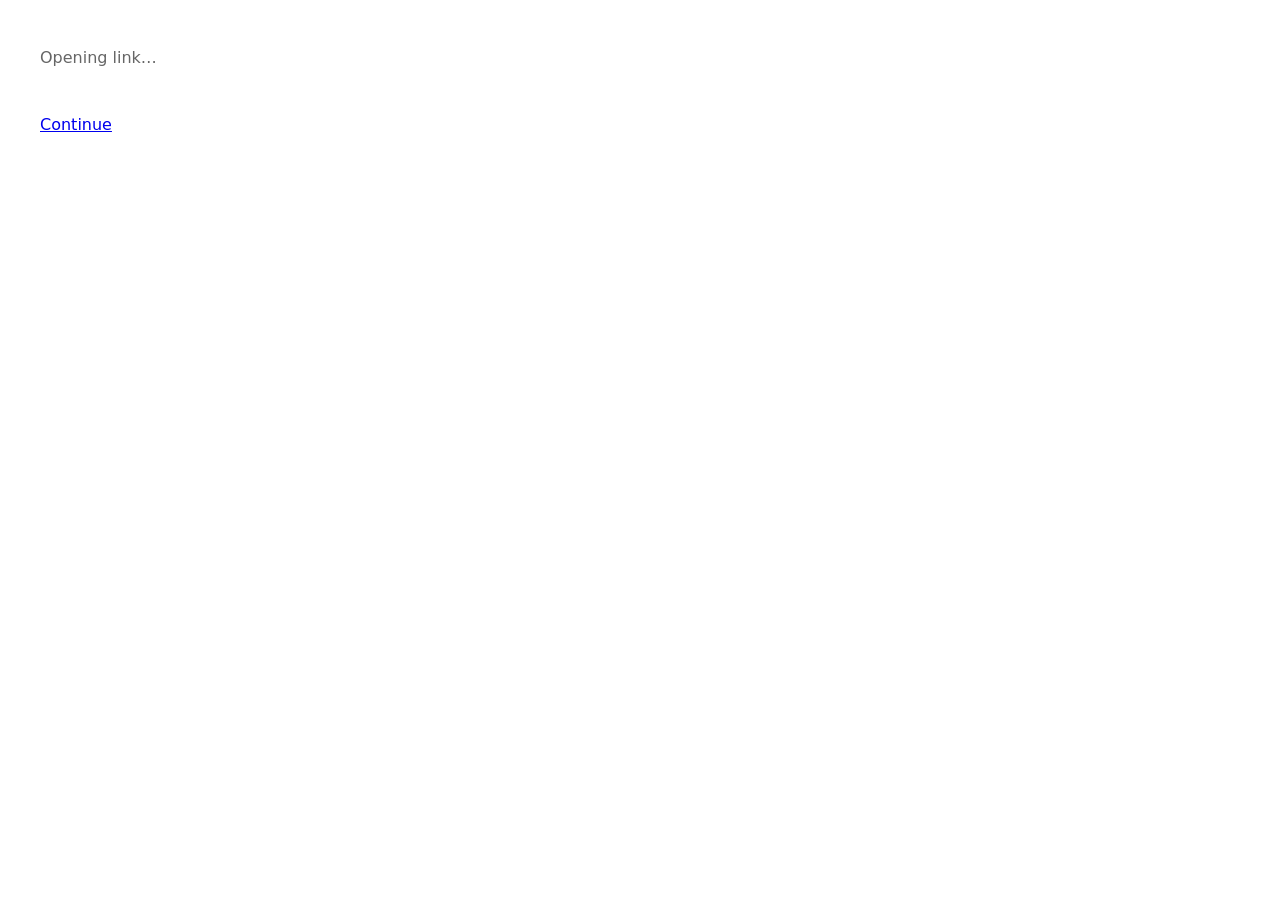
<file: r/email/index.html>
<!DOCTYPE html>
<html lang="en">
<head>
  <meta charset="UTF-8" />
  <meta name="viewport" content="width=device-width, initial-scale=1" />
  <title>Redirecting…</title>
  <meta name="robots" content="noindex" />
  <script src="/analytics-token.js"></script>
  <script>
    (function () {
      var token = window.CF_WEB_ANALYTICS_TOKEN;
      if (token) {
        var s = document.createElement("script");
        s.type = "module";
        s.src = "https://static.cloudflareinsights.com/beacon.min.js";
        s.setAttribute("data-cf-beacon", JSON.stringify({ token: token }));
        document.head.appendChild(s);
      }
      var dest = "mailto:mahkusvideo@gmail.com";
      // Give the beacon a moment to register this hop pageview
      setTimeout(function () {
        window.location.replace(dest);
      }, token ? 200 : 0);
    })();
  </script>
</head>
<body>
  <p style="font-family:system-ui;padding:2rem;color:#666">Opening link…</p>
  <p style="font-family:system-ui;padding:0 2rem"><a id="fallback" href="mailto:mahkusvideo@gmail.com">Continue</a></p>
</body>
</html>
</file>
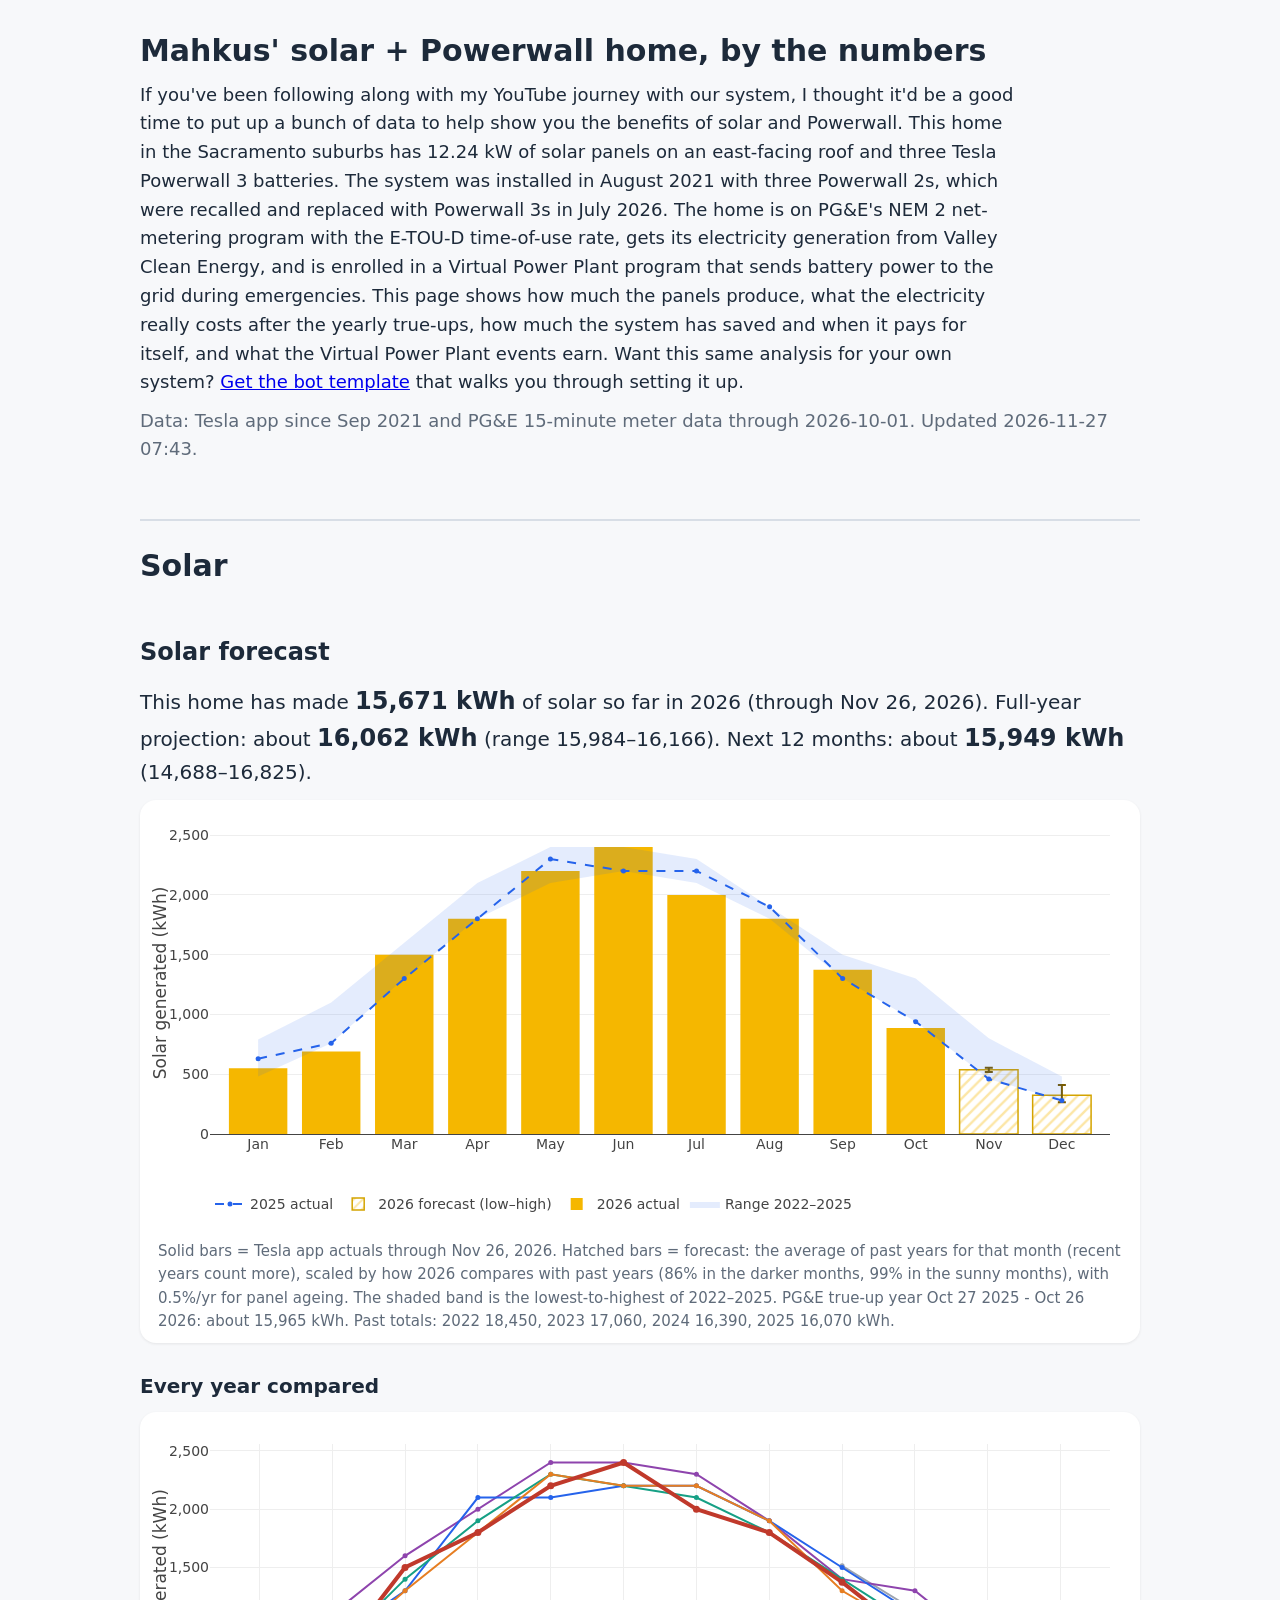
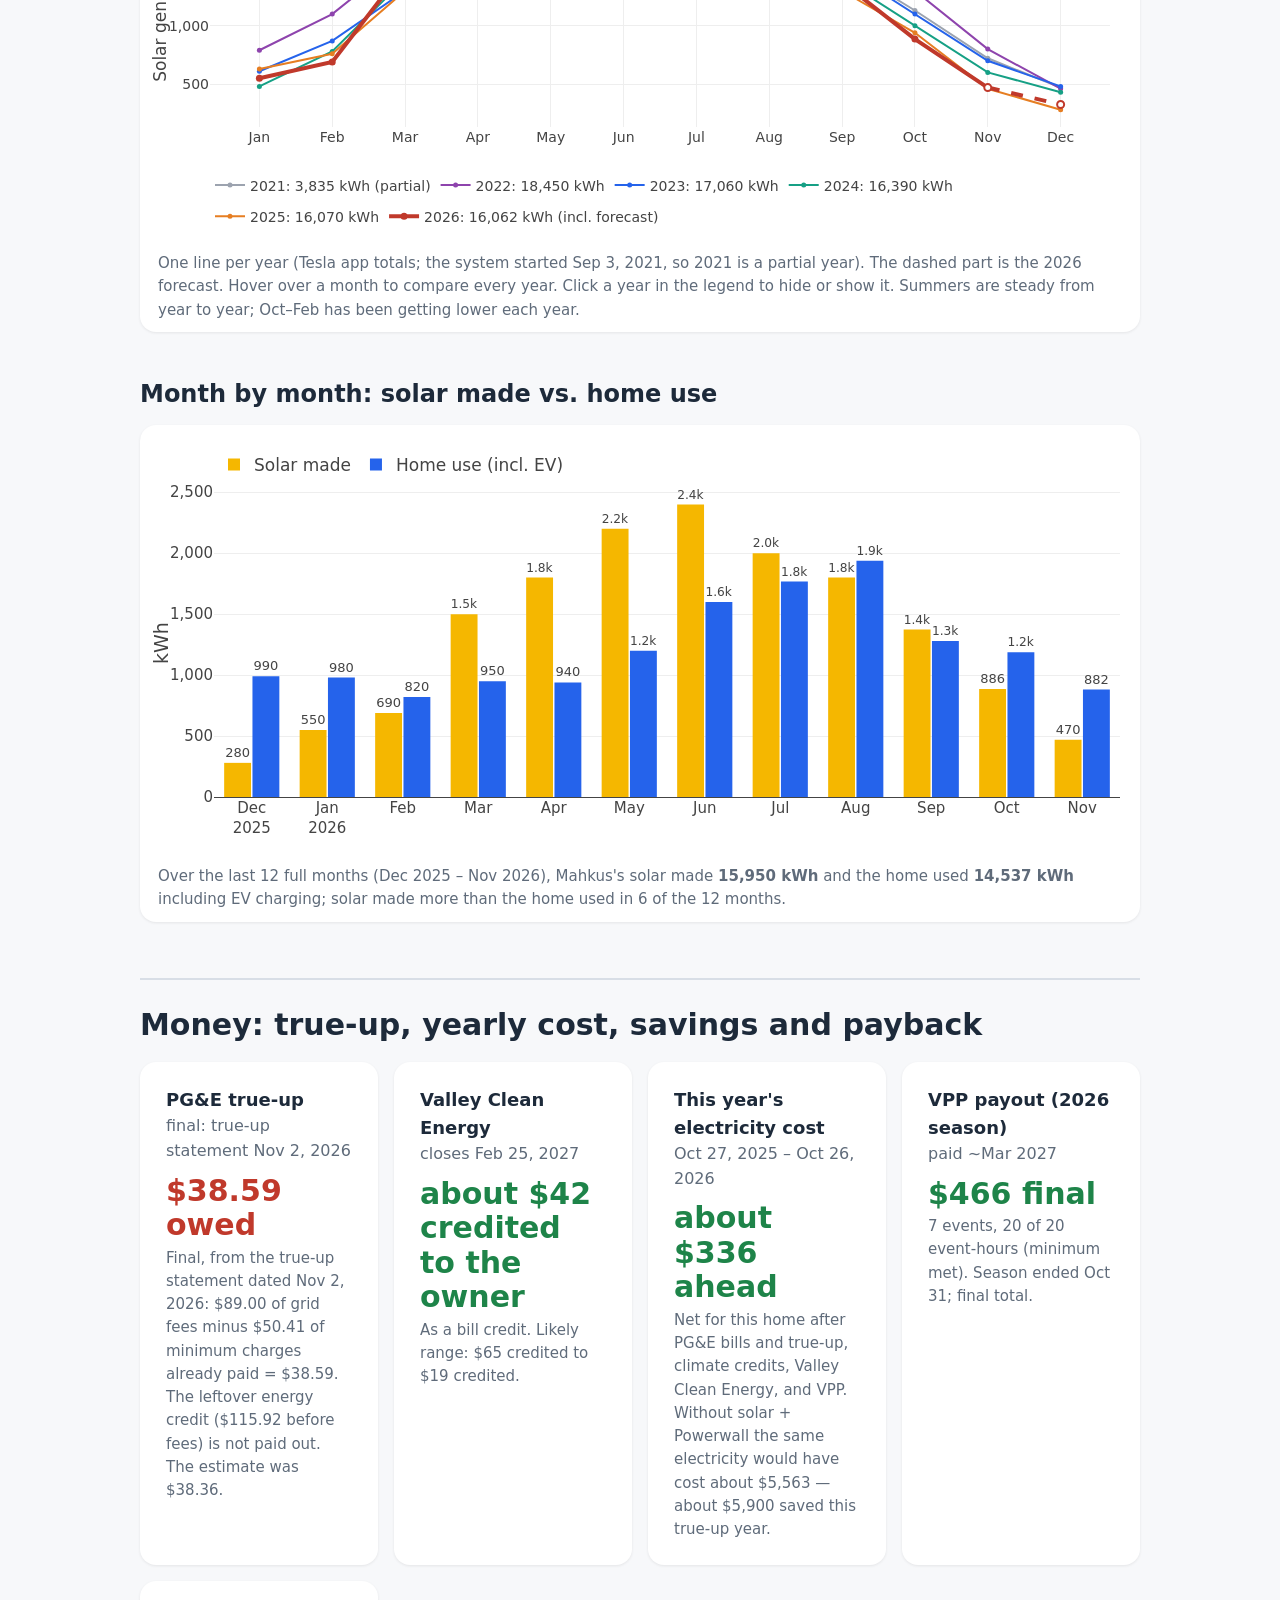
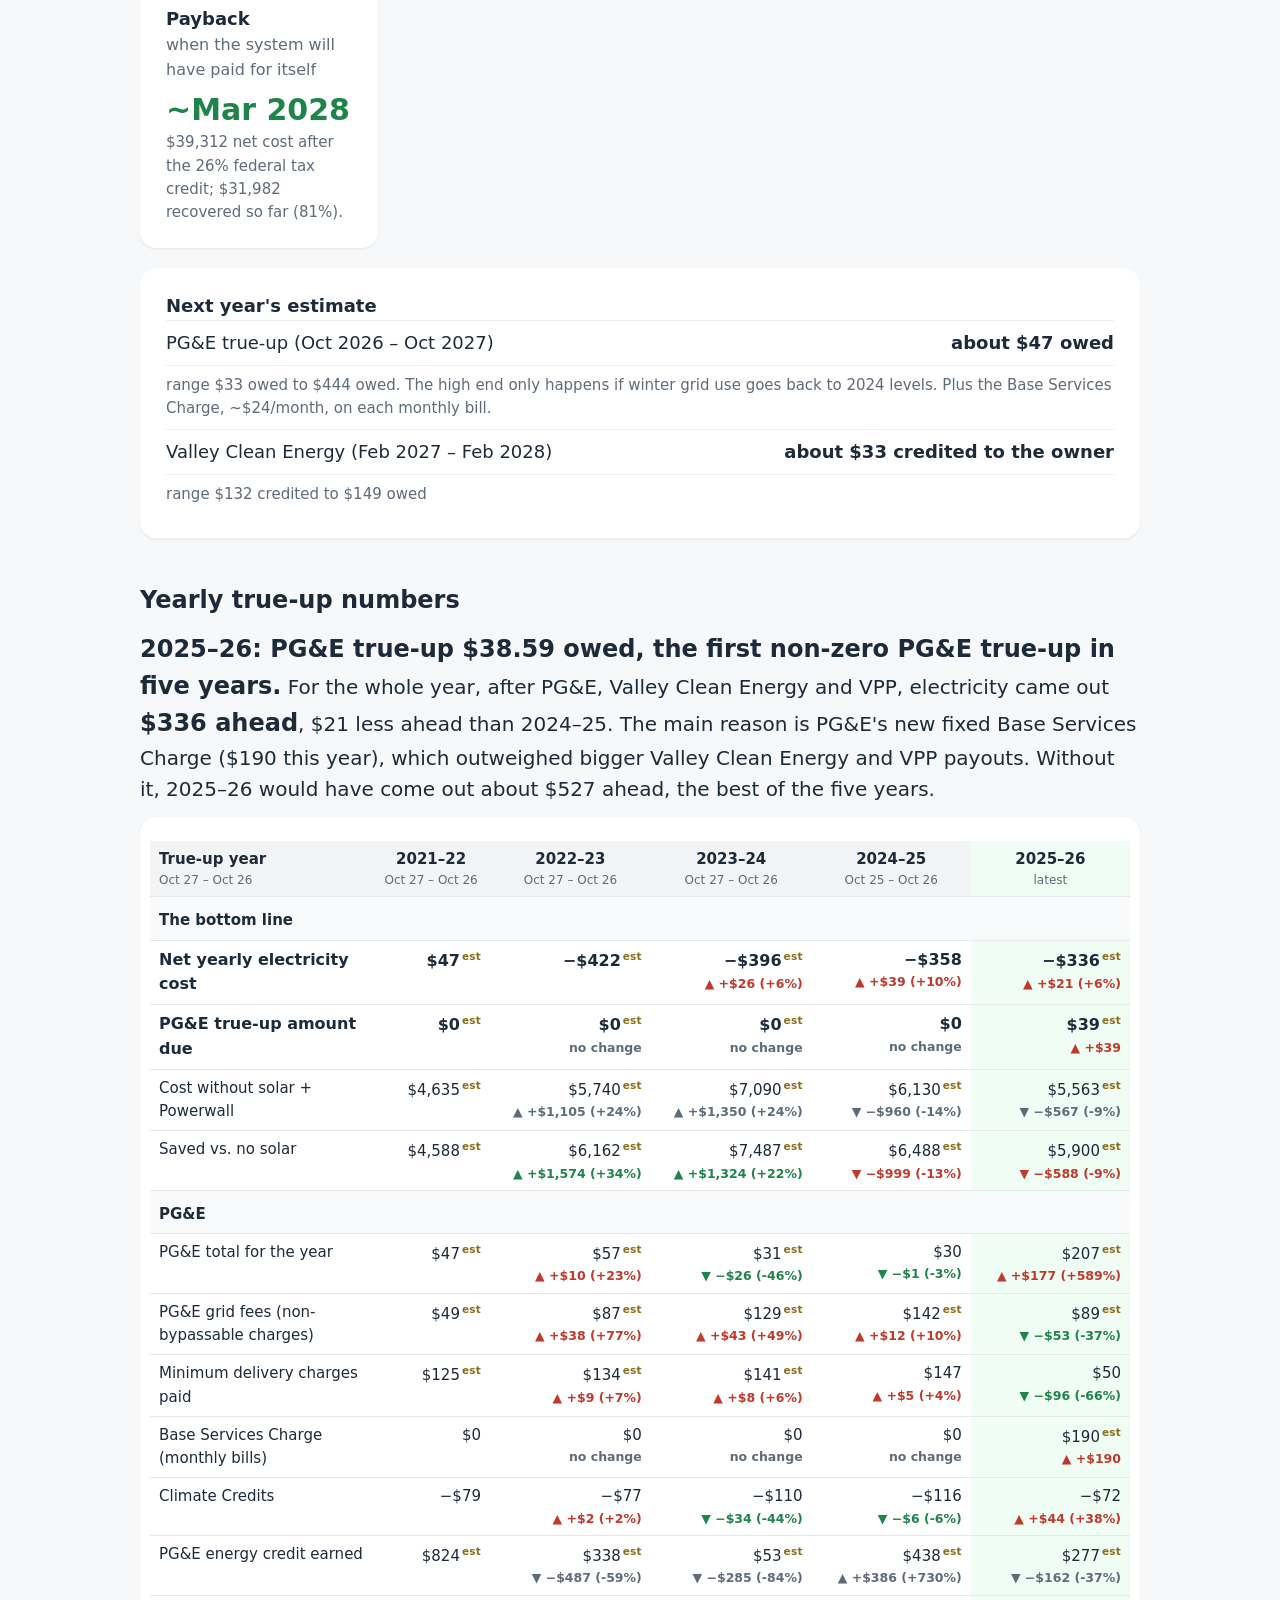
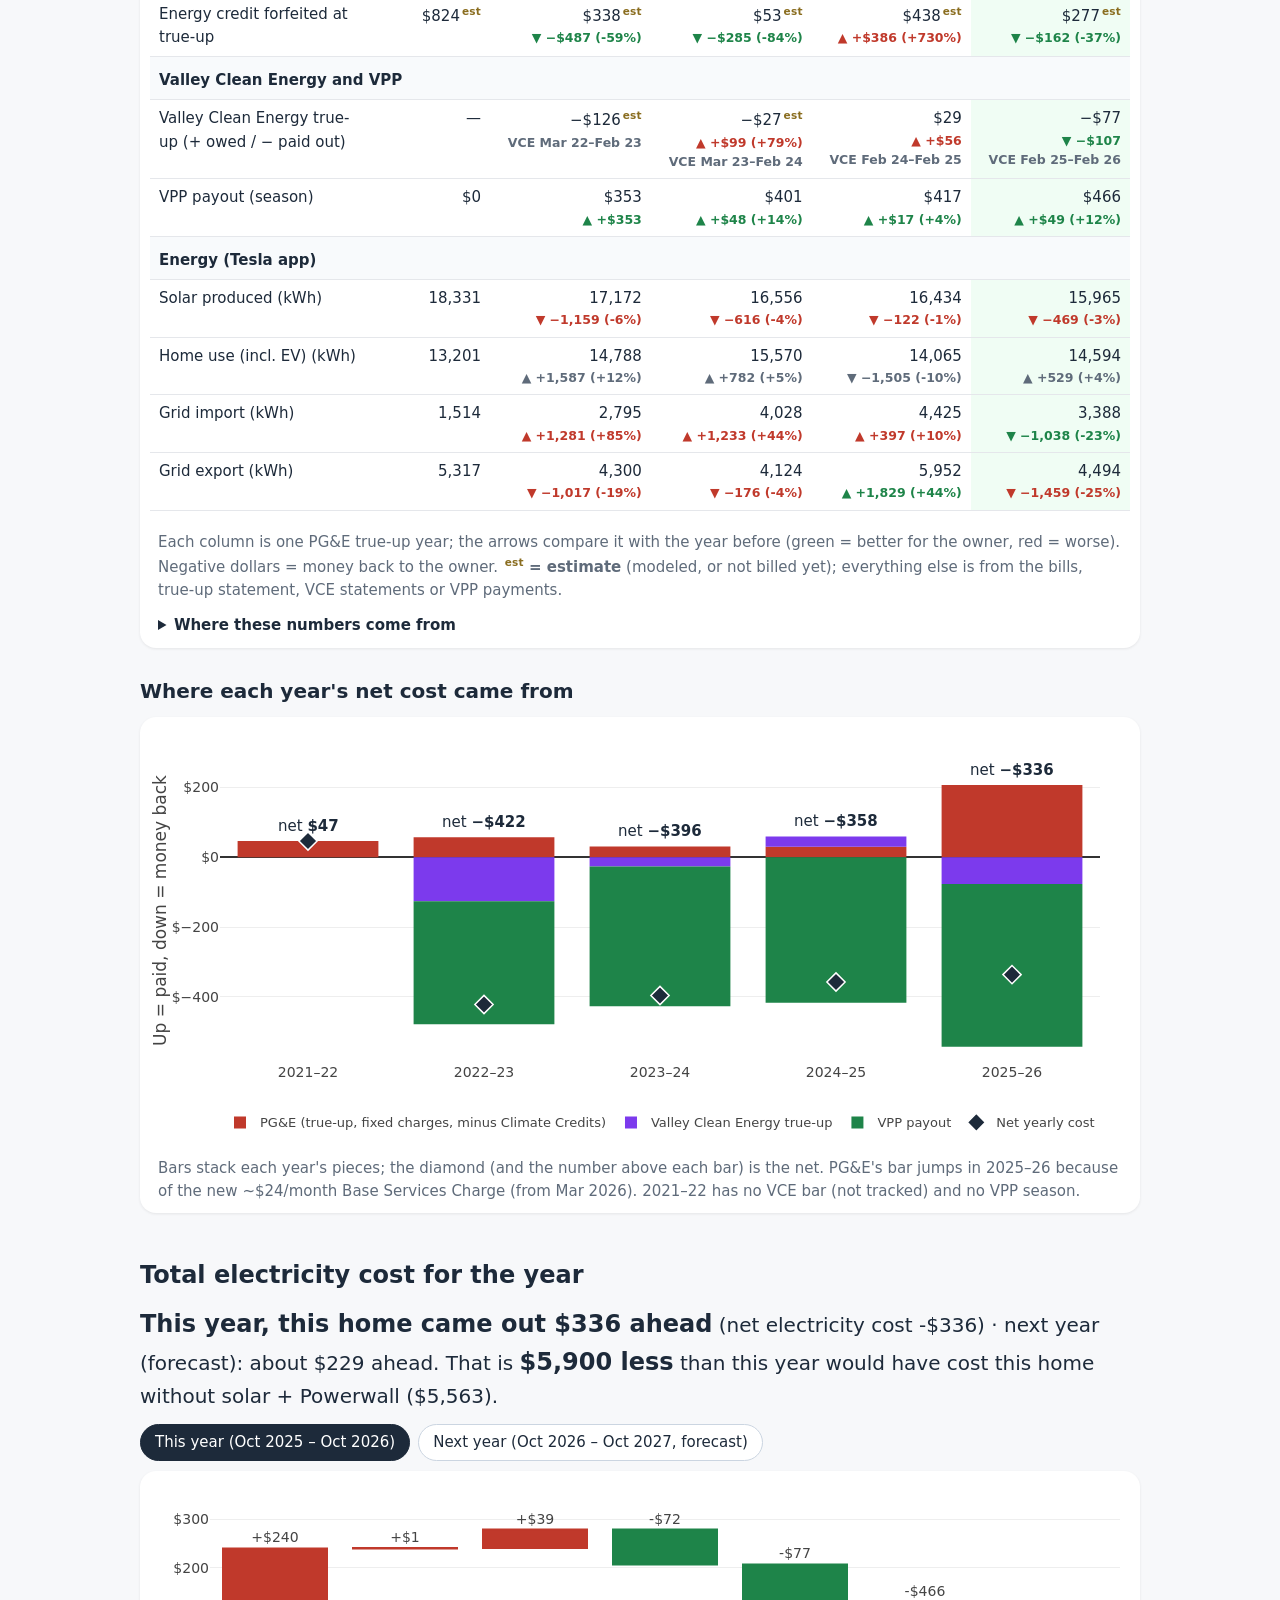
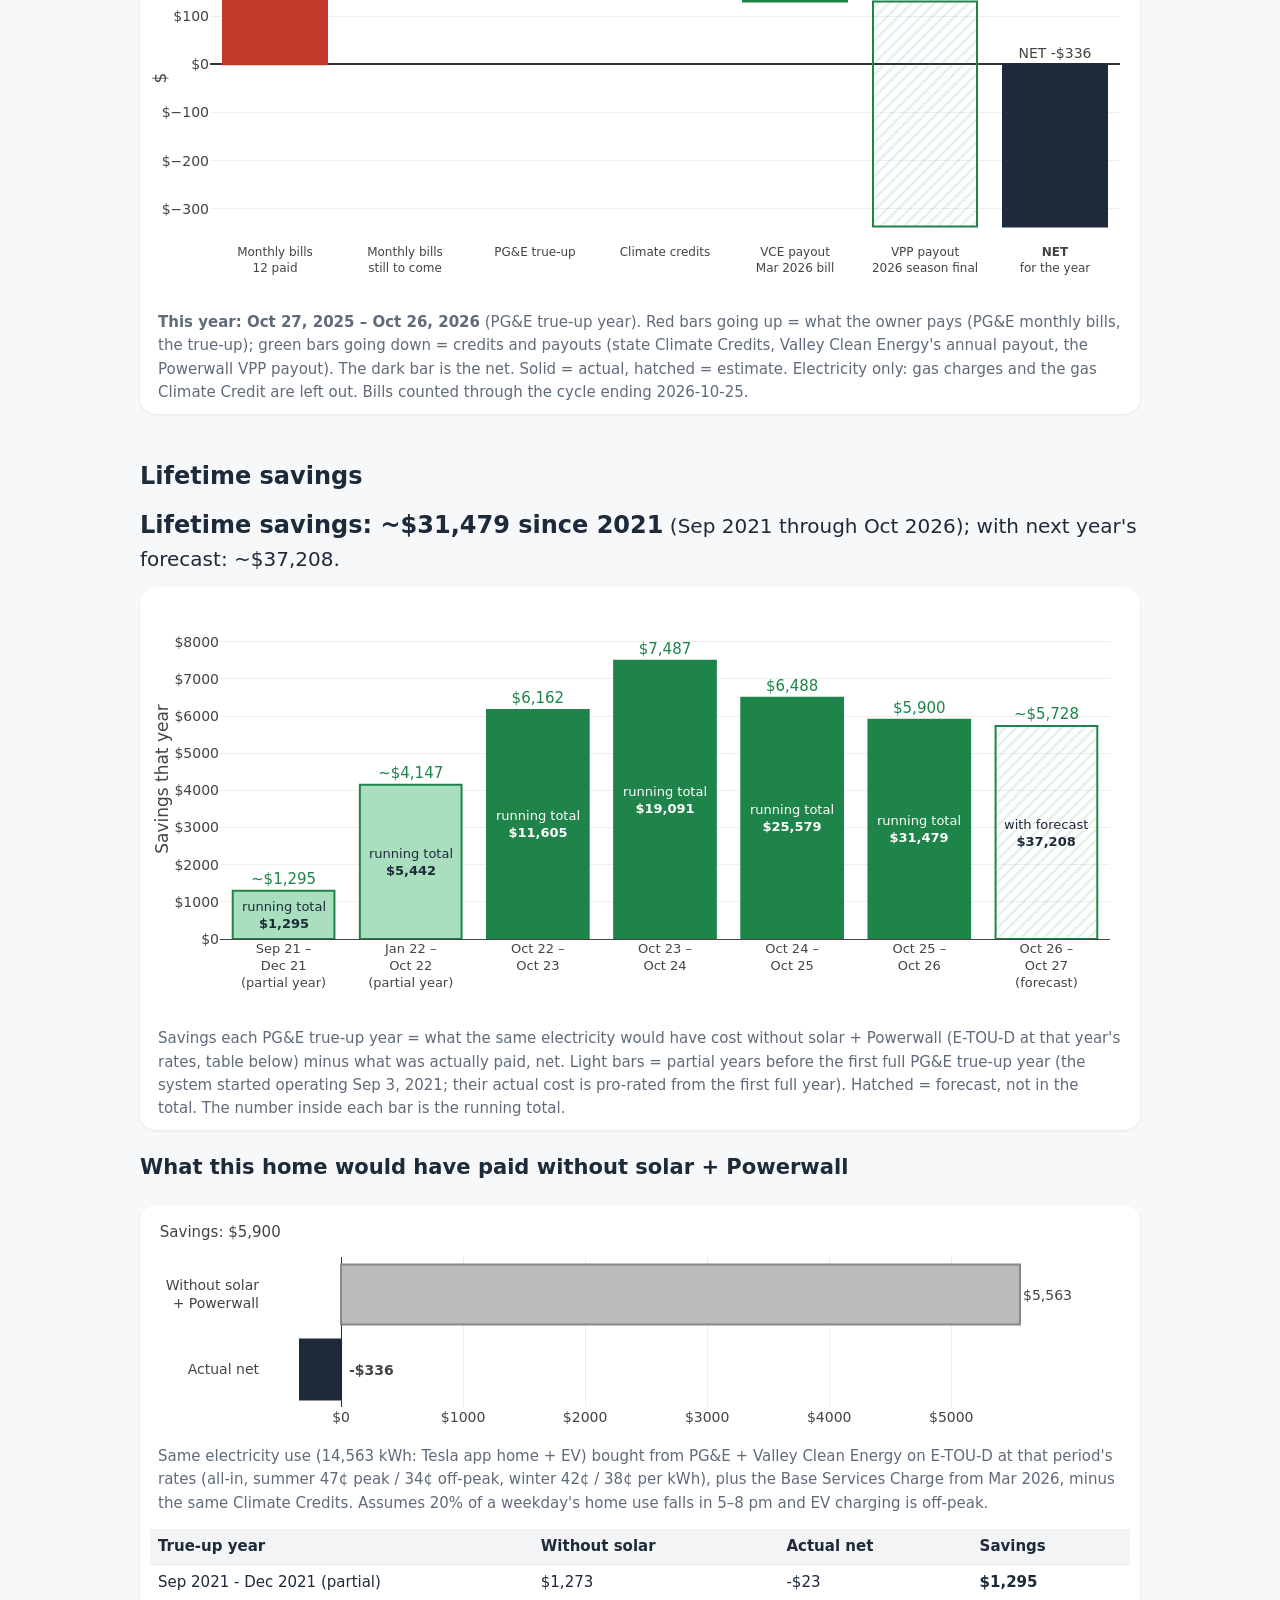
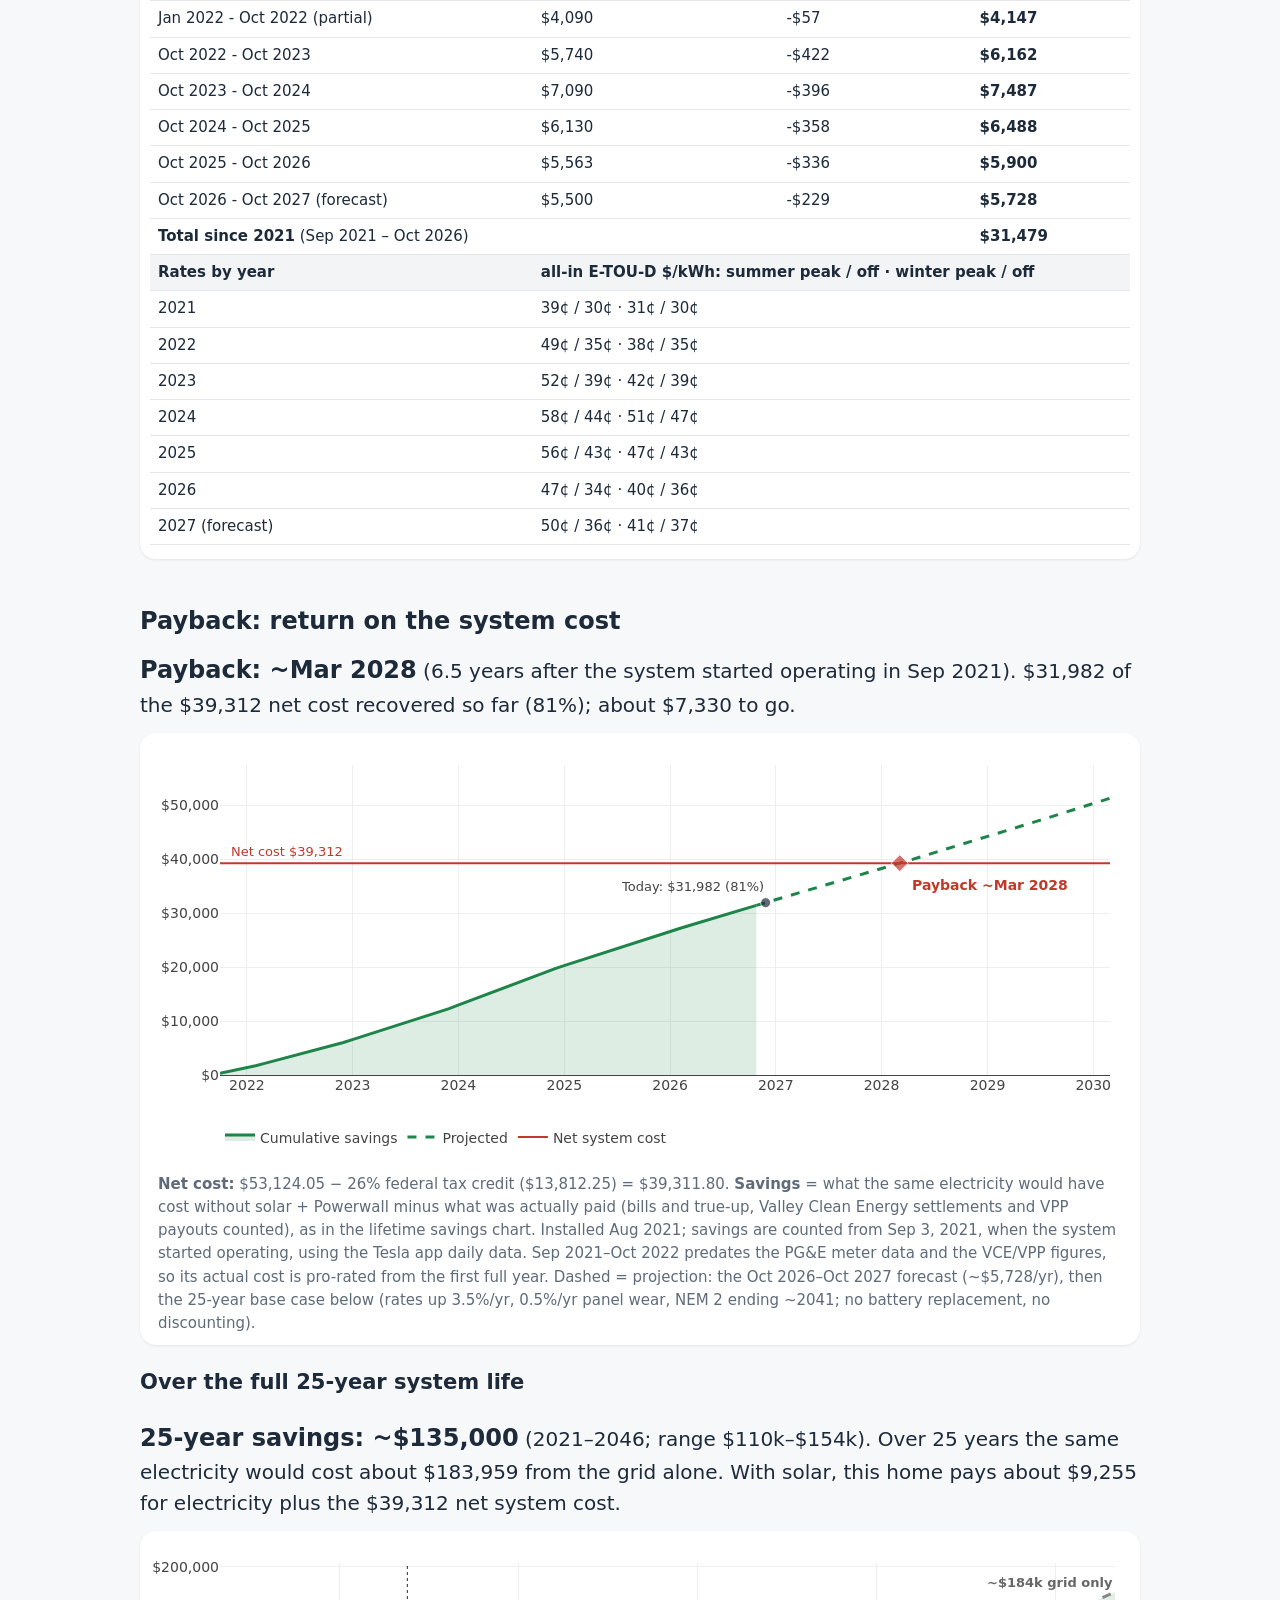
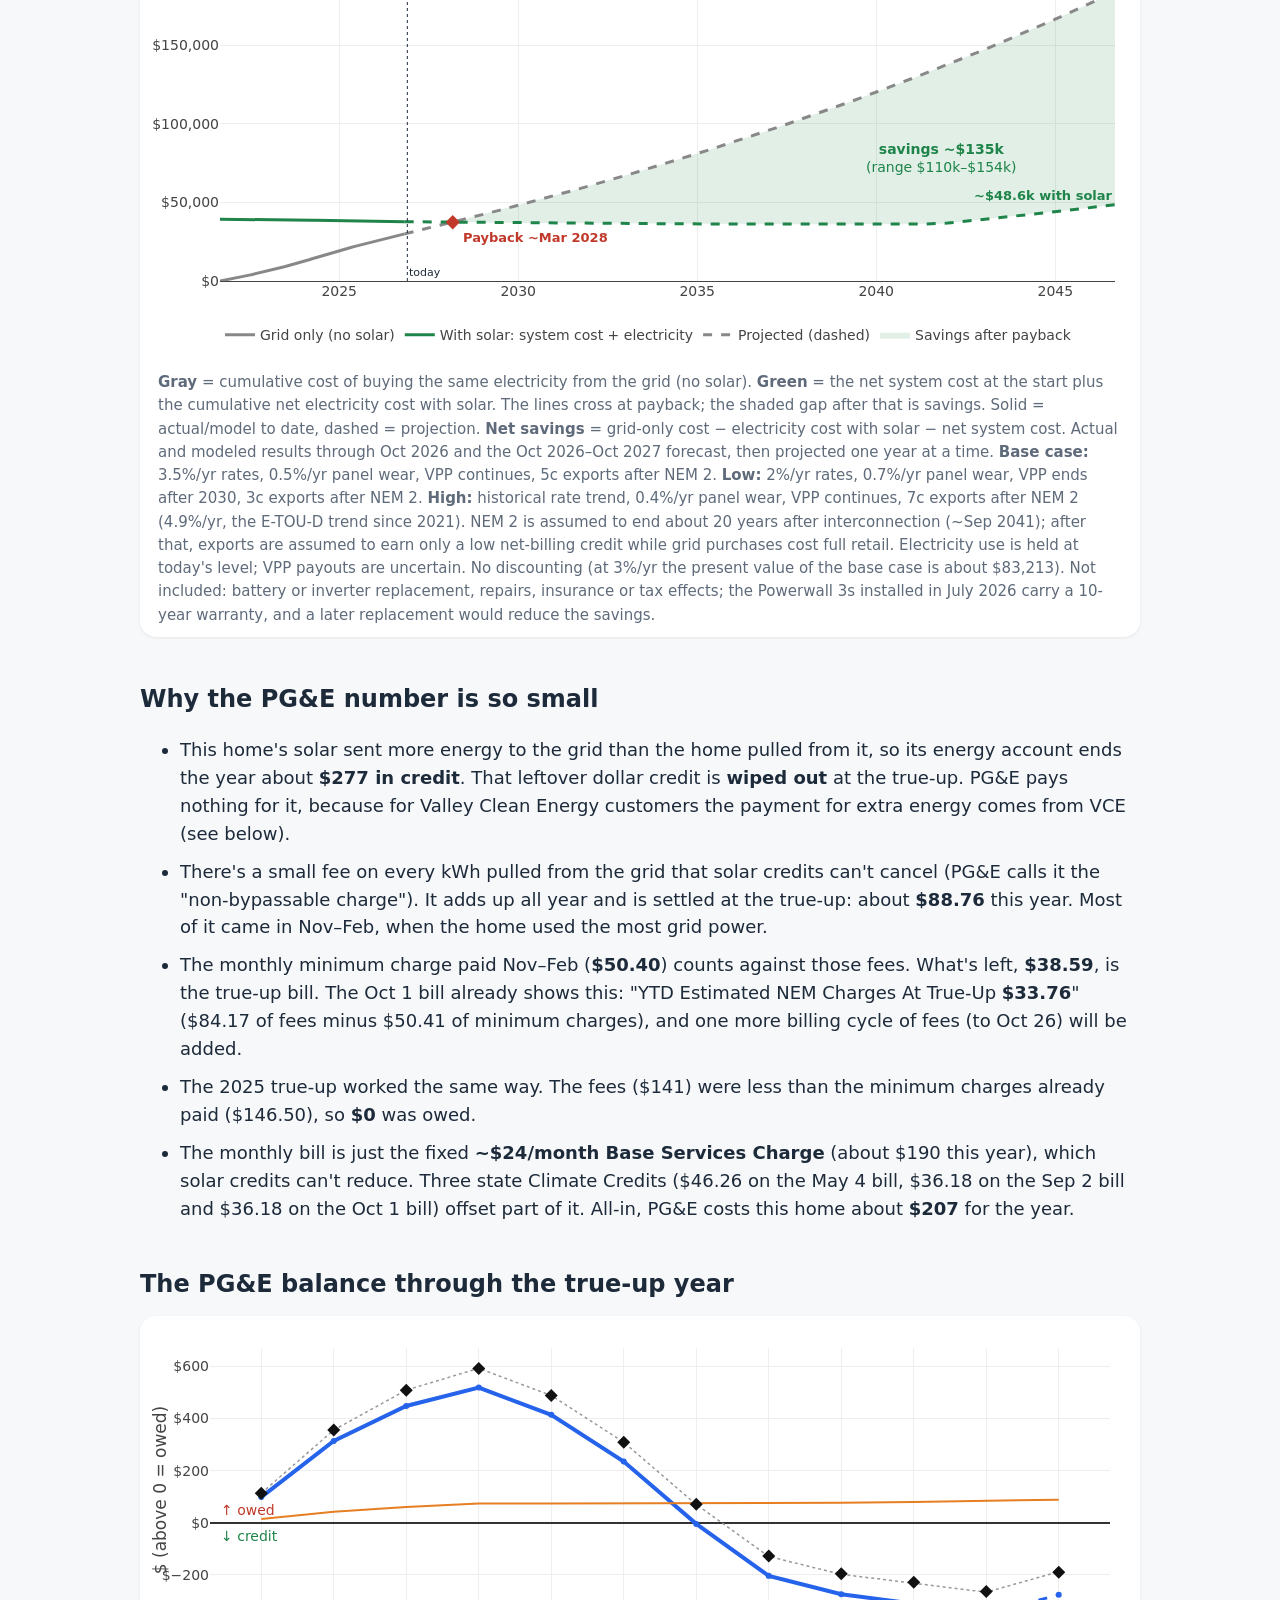
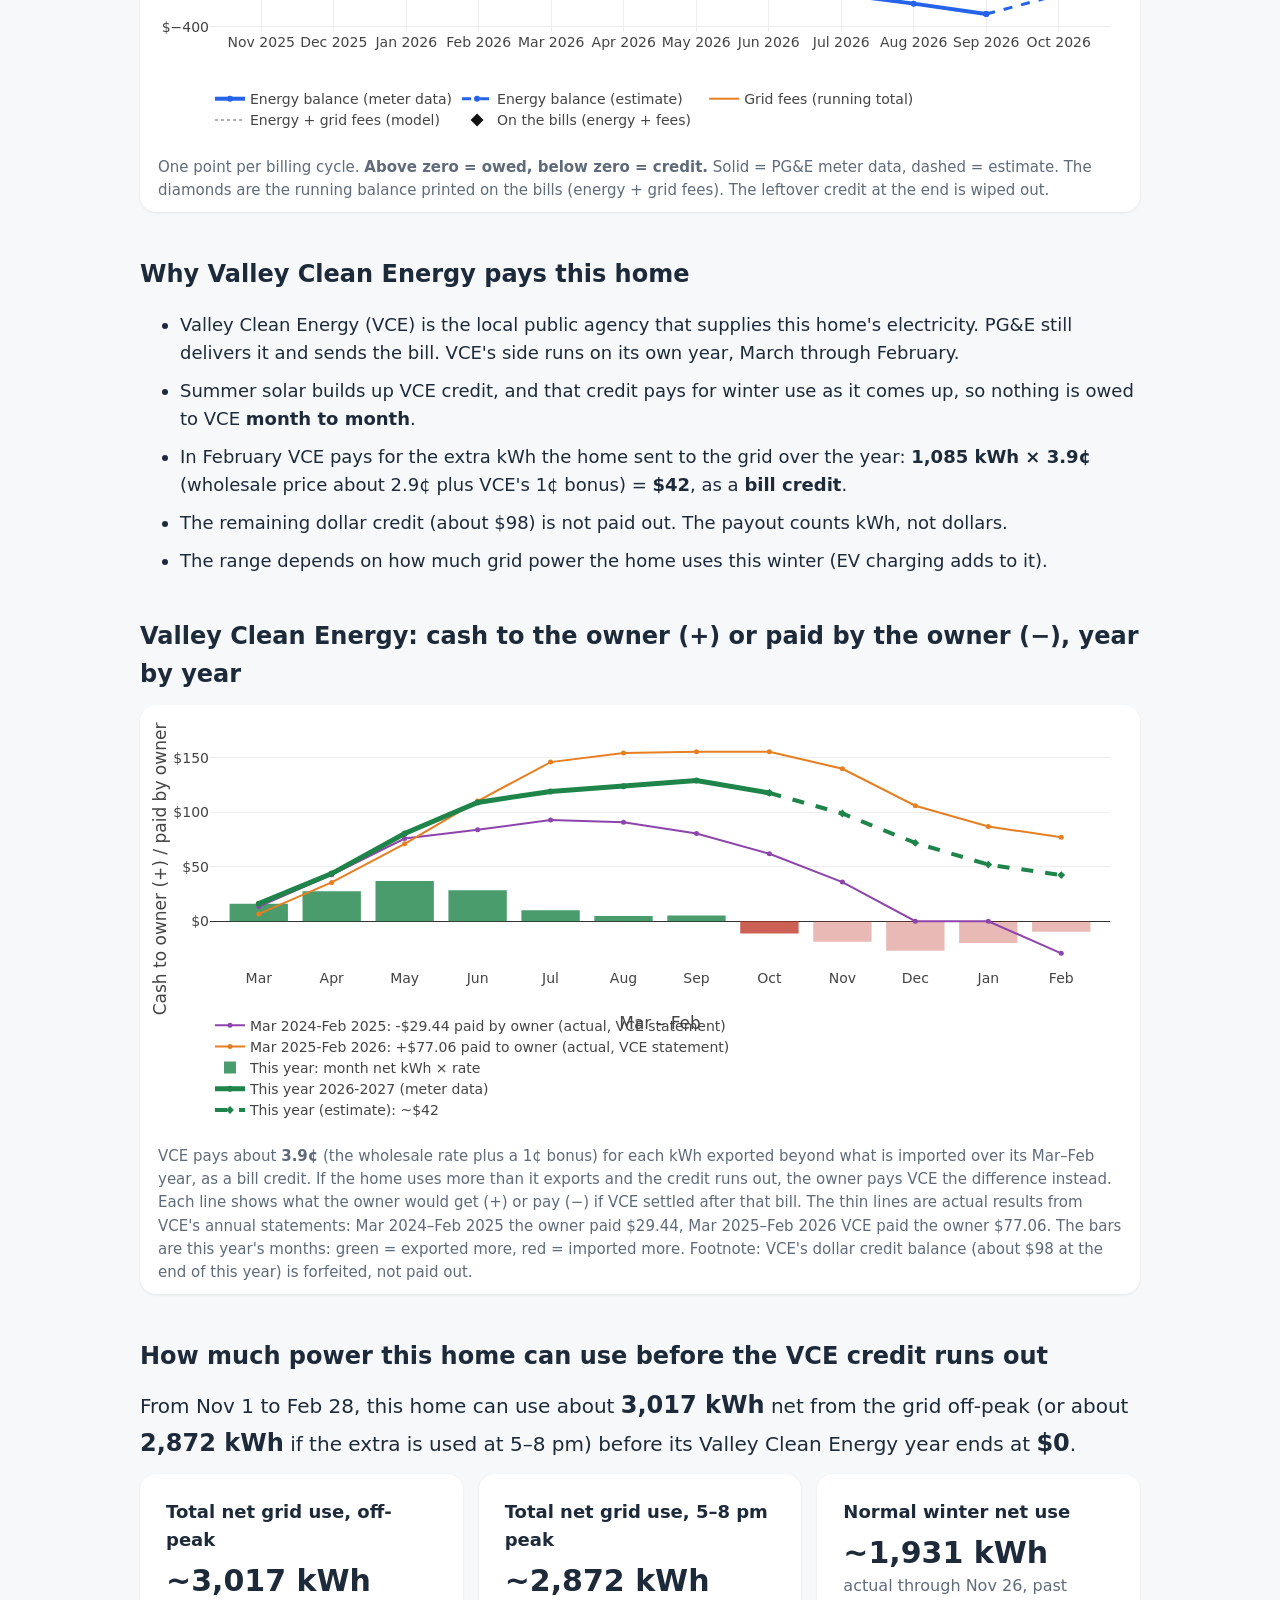
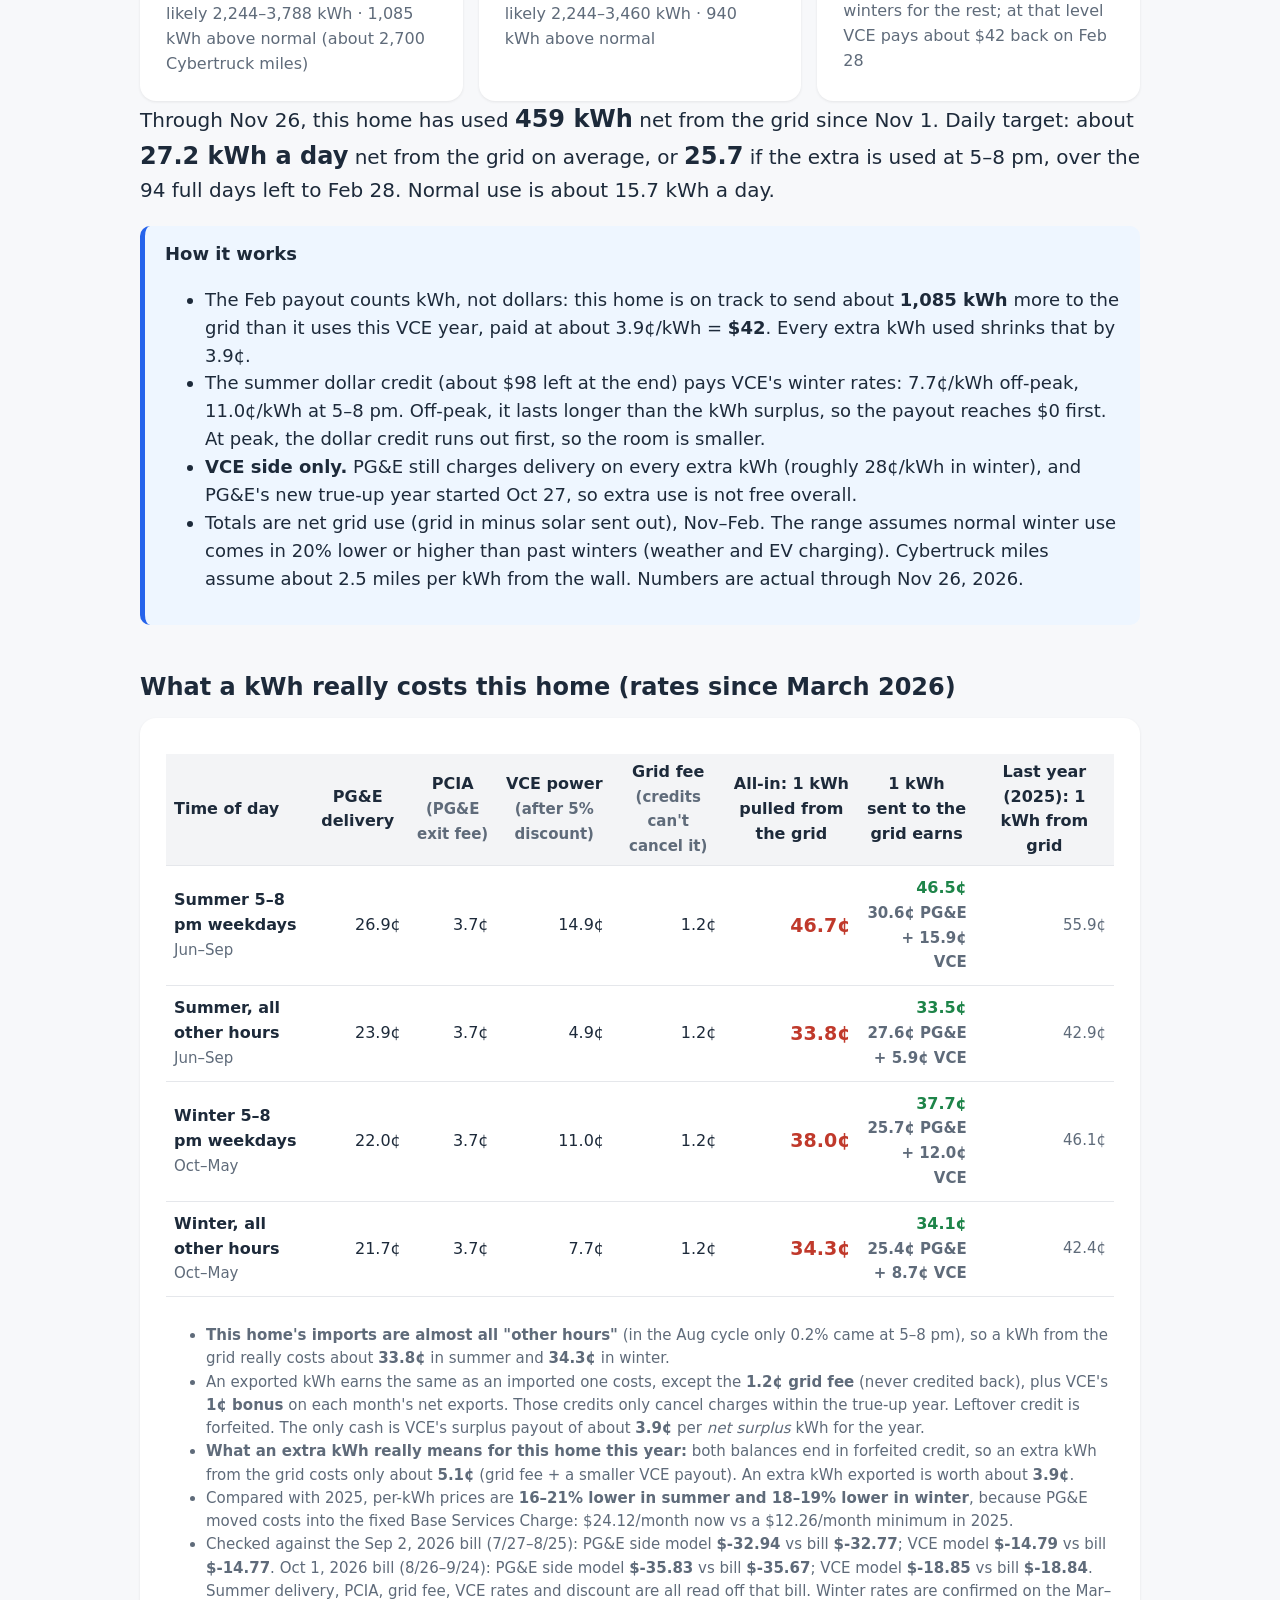
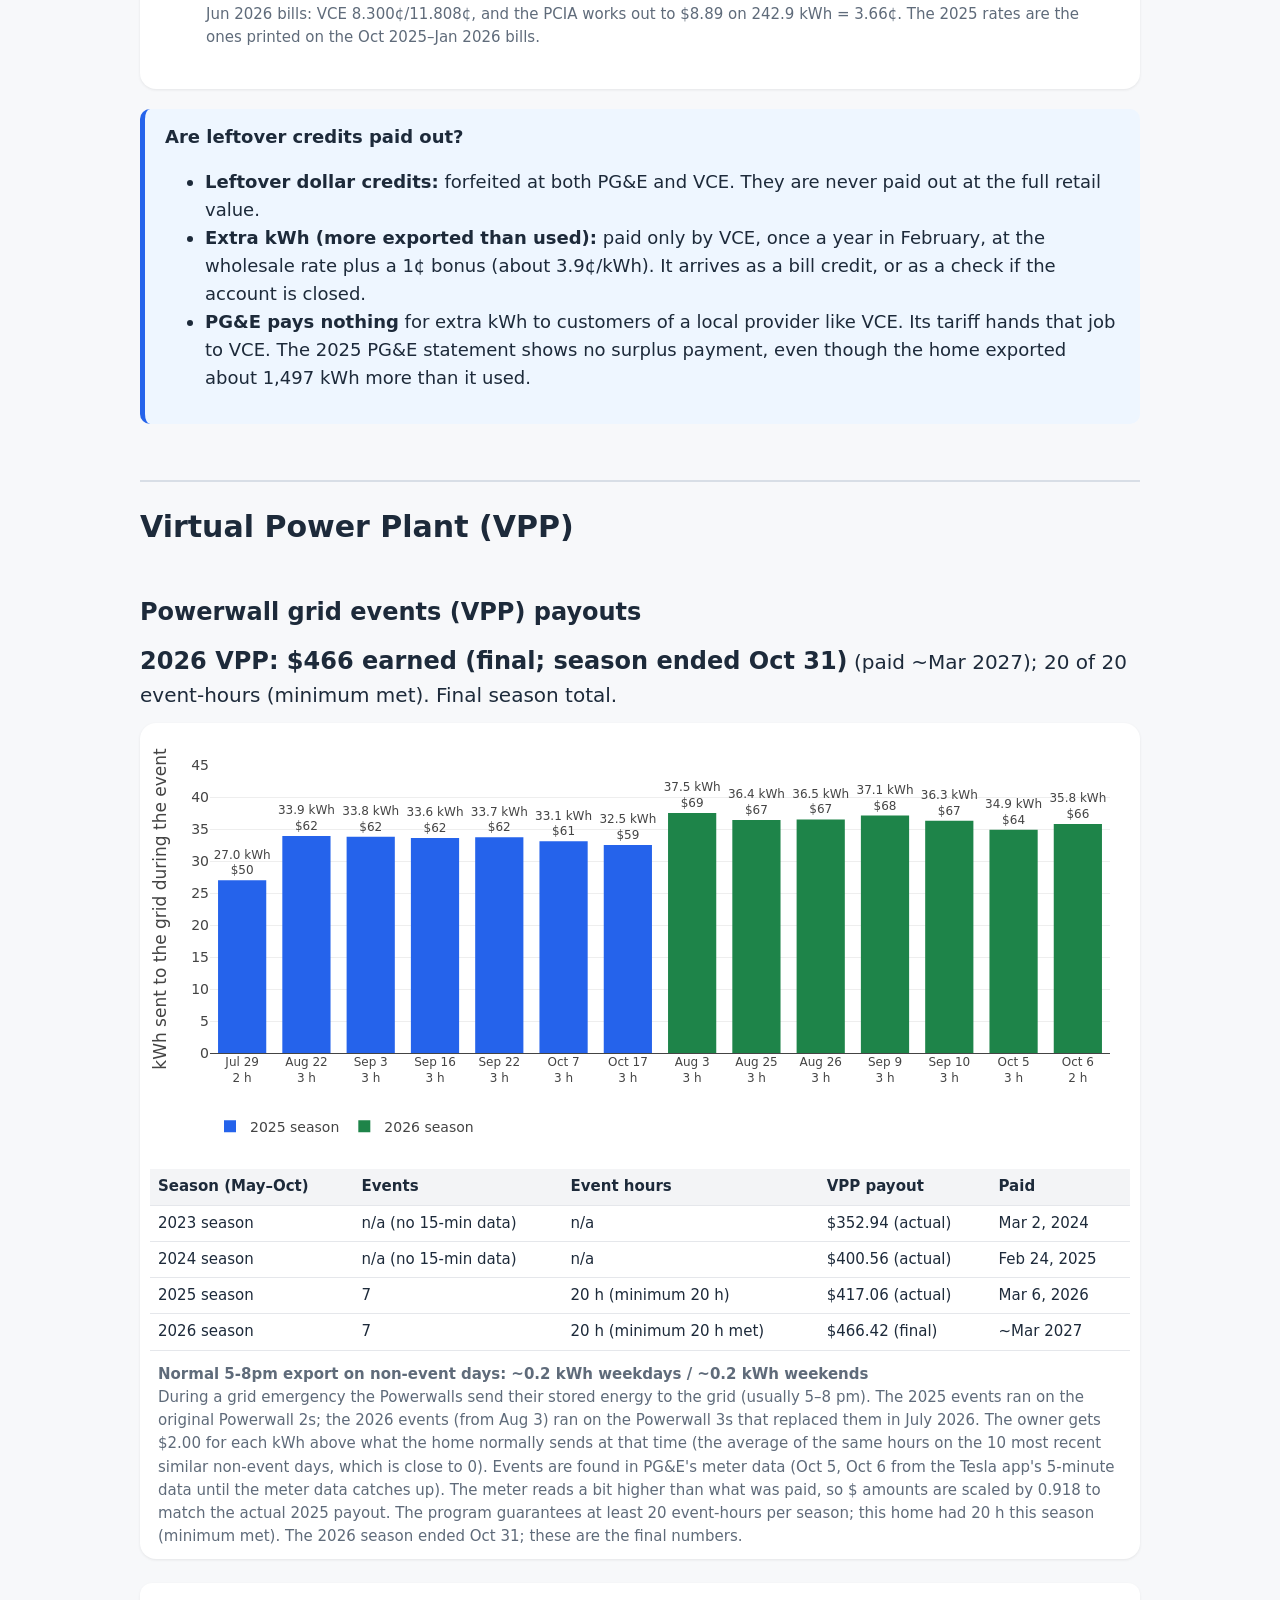
<file: r/solar/index.html>
<!DOCTYPE html>
<html lang="en">
<head>
  <meta charset="UTF-8" />
  <meta name="viewport" content="width=device-width, initial-scale=1" />
  <title>Redirecting…</title>
  <meta name="robots" content="noindex" />
  <script src="/analytics-token.js"></script>
  <script>
    (function () {
      var token = window.CF_WEB_ANALYTICS_TOKEN;
      if (token) {
        var s = document.createElement("script");
        s.type = "module";
        s.src = "https://static.cloudflareinsights.com/beacon.min.js";
        s.setAttribute("data-cf-beacon", JSON.stringify({ token: token }));
        document.head.appendChild(s);
      }
      var dest = "/solar/";
      // Give the beacon a moment to register this hop pageview
      setTimeout(function () {
        window.location.replace(dest);
      }, token ? 200 : 0);
    })();
  </script>
</head>
<body>
  <p style="font-family:system-ui;padding:2rem;color:#666">Opening link…</p>
  <p style="font-family:system-ui;padding:0 2rem"><a id="fallback" href="/solar/">Continue</a></p>
</body>
</html>
</file>
<file: solar/assets/style.css>
:root{--owe:#c0392b;--credit:#1e8449;--ink:#1d2a3a;--muted:#5f6b7a}
*{box-sizing:border-box} body{font-family:-apple-system,system-ui,Segoe UI,Roboto,sans-serif;color:var(--ink);margin:0;background:#f7f8fa;font-size:18px;line-height:1.55}
main{max-width:1040px;margin:0 auto;padding:28px 20px 60px}
h1{font-size:30px;margin:0 0 4px} .sub{color:var(--muted);margin:0 0 28px} h2{font-size:24px;margin:44px 0 12px}
.cards{display:grid;grid-template-columns:repeat(auto-fit,minmax(min(220px,100%),1fr));gap:16px} .cards .card .big{font-size:30px}
.card{background:#fff;border-radius:16px;padding:24px 26px;box-shadow:0 1px 3px rgba(0,0,0,.08)}
.card .t{font-size:18px;font-weight:600} .card .when{color:var(--muted);font-size:16px}
.card .big{font-size:40px;font-weight:700;margin:10px 0 4px;line-height:1.15}
.owe{color:var(--owe)} .cr{color:var(--credit)} .small{color:var(--muted);font-size:15px}
.next{margin-top:20px} .next .row{display:flex;justify-content:space-between;gap:12px;flex-wrap:wrap;padding:8px 0;border-top:1px solid #eee}
.next .row:first-of-type{border-top:none} ul.why li{margin:0 0 10px}
.callout{background:#eef6ff;border-left:5px solid #2563eb;border-radius:10px;padding:14px 20px;margin-top:20px}
.chartbox{background:#fff;border-radius:16px;padding:12px 10px 10px;box-shadow:0 1px 3px rgba(0,0,0,.08)}
.chart{width:100%;height:420px} .chart.tall{height:520px} .legend{color:var(--muted);font-size:15px;margin:8px 8px 0}
details{background:#fff;border-radius:12px;padding:14px 18px;margin-top:24px;box-shadow:0 1px 3px rgba(0,0,0,.06)}
summary{cursor:pointer;font-weight:600;font-size:18px}
.tbl{overflow-x:auto} table{border-collapse:collapse;font-size:14px;margin:12px 0;min-width:560px}
td,th{border-bottom:1px solid #e5e7eb;padding:6px 8px;text-align:right} th{background:#f3f4f6;text-align:center}
td:first-child,th:first-child{text-align:left}
table.kwh{font-size:16px} table.kwh td{padding:10px 8px} .tot{font-weight:700;font-size:19px;color:#c0392b} .exp{font-weight:700;color:#1e8449}
.foot{margin-top:28px} .h3{font-size:20px;margin:28px 0 10px} .solhead{font-size:20px;margin:0 0 12px} .solhead b{font-size:24px}
@media (max-width:600px){body{font-size:17px} .card .big{font-size:34px} .cards .card .big{font-size:32px} .card{padding:20px 20px} .chart{height:360px} .chart.tall{height:440px}}
table.vpp{width:100%;font-size:15px;margin:14px 0 4px} table.vpp td,table.vpp th{text-align:left}
.toggle{display:flex;gap:8px;flex-wrap:wrap;margin:0 0 10px} .toggle button{font:inherit;font-size:15px;padding:6px 14px;border-radius:999px;border:1px solid #cbd5e1;background:#fff;color:var(--ink);cursor:pointer} .toggle button.on{background:#1d2a3a;color:#fff;border-color:#1d2a3a}

.welcome{font-size:18px;line-height:1.6;margin:6px 0 10px;max-width:880px} h2.part{font-size:30px;margin:56px 0 14px;padding-top:22px;border-top:2px solid #d8dee6}
.cards.one{grid-template-columns:1fr;margin-bottom:12px}
table.yr{width:100%;min-width:720px;font-size:15px} table.yr td,table.yr th{padding:7px 9px;vertical-align:top;white-space:nowrap}
table.yr th:first-child,table.yr td:first-child{position:sticky;left:0;background:#fff;z-index:1;white-space:normal;min-width:150px;max-width:210px}
table.yr th:first-child{background:#f3f4f6} table.yr tr.grp td{background:#f8fafc;font-weight:700;color:var(--ink);text-align:left;padding-top:12px}
table.yr tr.grp td:first-child{background:#f8fafc} table.yr tr.key td{font-weight:700;font-size:16px} table.yr .cur{background:#f0fdf4}
table.yr .chg{display:block;font-size:12.5px;font-weight:600} .chg.up{color:var(--credit)} .chg.dn{color:var(--owe)} .chg.nt{color:var(--muted)}
table.yr .est,.legend sup{color:#8a6d1f;font-weight:600;font-size:10.5px;margin-left:2px;letter-spacing:.02em} table.yr th small{display:block;font-weight:400;color:var(--muted);font-size:12px}
@media (max-width:600px){table.yr{font-size:14px;min-width:640px} table.yr th:first-child,table.yr td:first-child{min-width:120px;max-width:140px}}
details.src{background:none;box-shadow:none;padding:6px 0 0;margin:6px 0 0} details.src summary{font-size:15px;color:var(--ink)}
</file>
